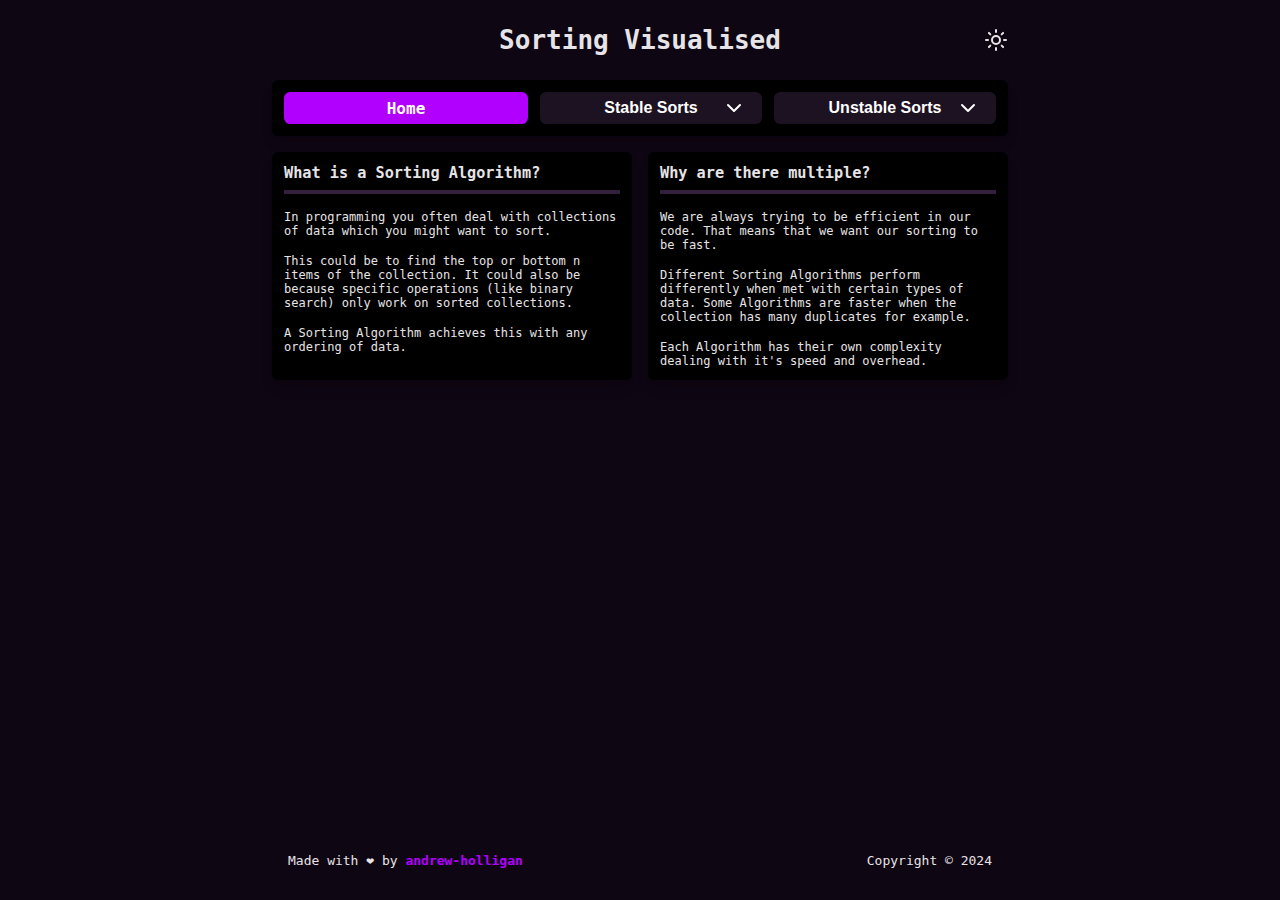
<file: index.html>
<!DOCTYPE html>

<html lang="en">
	<head>
		<!-- meta -->
		<meta charset="utf-8" />
		<meta name="viewport" content="width=device-width, initial-scale=1" />
		<meta name="author" content="Andrew Holligan" />
		<meta name="description" content="Provides a visual representation of Sorting Algorithms" />

		<!-- favicon -->
		<link rel="apple-touch-icon" sizes="180x180" href="/assets/favicon/apple-touch-icon.png" />
		<link rel="icon" type="image/png" sizes="32x32" href="/assets/favicon/favicon-32x32.png" />
		<link rel="icon" type="image/png" sizes="16x16" href="/assets/favicon/favicon-16x16.png" />
		<link rel="manifest" href="/assets/favicon/site.webmanifest" />

		<!-- title -->
		<title>Sorting Visualised - Welcome</title>

		<!-- css -->
		<link rel="stylesheet" href="./css/base/variables.css" />
		<link rel="stylesheet" href="./css/base/header.css" />
		<link rel="stylesheet" href="./css/base/nav.css" />
		<link rel="stylesheet" href="./css/base/main.css" />
		<link rel="stylesheet" href="./css/base/footer.css" />
		<link rel="stylesheet" href="./css/home/info.css" />

		<!-- js -->
		<script type="module" src="./js/base/svg.js"></script>
		<script type="module" src="./js/base/nav.js"></script>
		<script type="module" src="./js/base/theme.js"></script>
	</head>

	<body>
		<!-- header -->
		<header class="header">
			<div></div>
			<h1>Sorting Visualised</h1>
			<button id="theme-button" class="icon"></button>
		</header>

		<!-- navbar -->
		<nav class="navbar">
			<!-- home link -->
			<a href="./" class="navbar-active-link">Home</a>

			<!-- stable sorts links -->
			<div class="navbar-dropdown">
				<button class="navbar-dropdown-button">
					<div></div>
					<span>Stable Sorts</span>
					<div data-embed-svg="chevron-down.svg" class="icon"></div>
				</button>

				<div class="navbar-dropdown-menu">
					<a href="./bubble-sort.html">Bubble Sort</a>
					<a href="./insertion-sort.html">Insertion Sort</a>
					<a href="./merge-sort.html">Merge Sort</a>
					<a href="./radix-sort.html">Radix Sort</a>
				</div>
			</div>

			<!-- unstable sorts links -->
			<div class="navbar-dropdown">
				<button class="navbar-dropdown-button">
					<div></div>
					<span>Unstable Sorts</span>
					<div data-embed-svg="chevron-down.svg" class="icon"></div>
				</button>

				<div class="navbar-dropdown-menu">
					<a href="./selection-sort.html">Selection Sort</a>
					<a href="./shell-sort.html">Shell Sort</a>
					<a href="./quick-sort.html">Quick Sort</a>
					<a href="./heap-sort.html">Heap Sort</a>
				</div>
			</div>
		</nav>

		<!-- main -->
		<main class="main">
			<!-- welcome section -->
			<section class="welcome-section">
				<!-- what is a sorting algorithm? -->
				<article class="welcome-container">
					<h3>What is a Sorting Algorithm?</h3>
					<p>
						In programming you often deal with collections of data
						which you might want to sort.
					</p>
					<p>
						This could be to find the top or bottom n items of the
						collection. It could also be because specific operations
						(like binary search) only work on sorted collections.
					</p>
					<p>
						A Sorting Algorithm achieves this with any ordering of
						data.
					</p>
				</article>

				<!-- why are there multiple -->
				<article class="welcome-container">
					<h3>Why are there multiple?</h3>
					<p>
						We are always trying to be efficient in our code. That
						means that we want our sorting to be fast.
					</p>
					<p>
						Different Sorting Algorithms perform differently when
						met with certain types of data. Some Algorithms are
						faster when the collection has many duplicates for
						example.
					</p>
					<p>
						Each Algorithm has their own complexity dealing with
						it's speed and overhead.
					</p>
				</article>
			</section>
		</main>

		<!-- footer -->
		<footer class="footer">
			<div class="footer-left">
				Made with ❤ by
				<a href="https://github.com/andrew-holligan" class="footer-link">andrew-holligan</a>
			</div>
			<div class="footer-right">Copyright &copy 2024</div>
		</footer>
	</body>
</html>
</file>
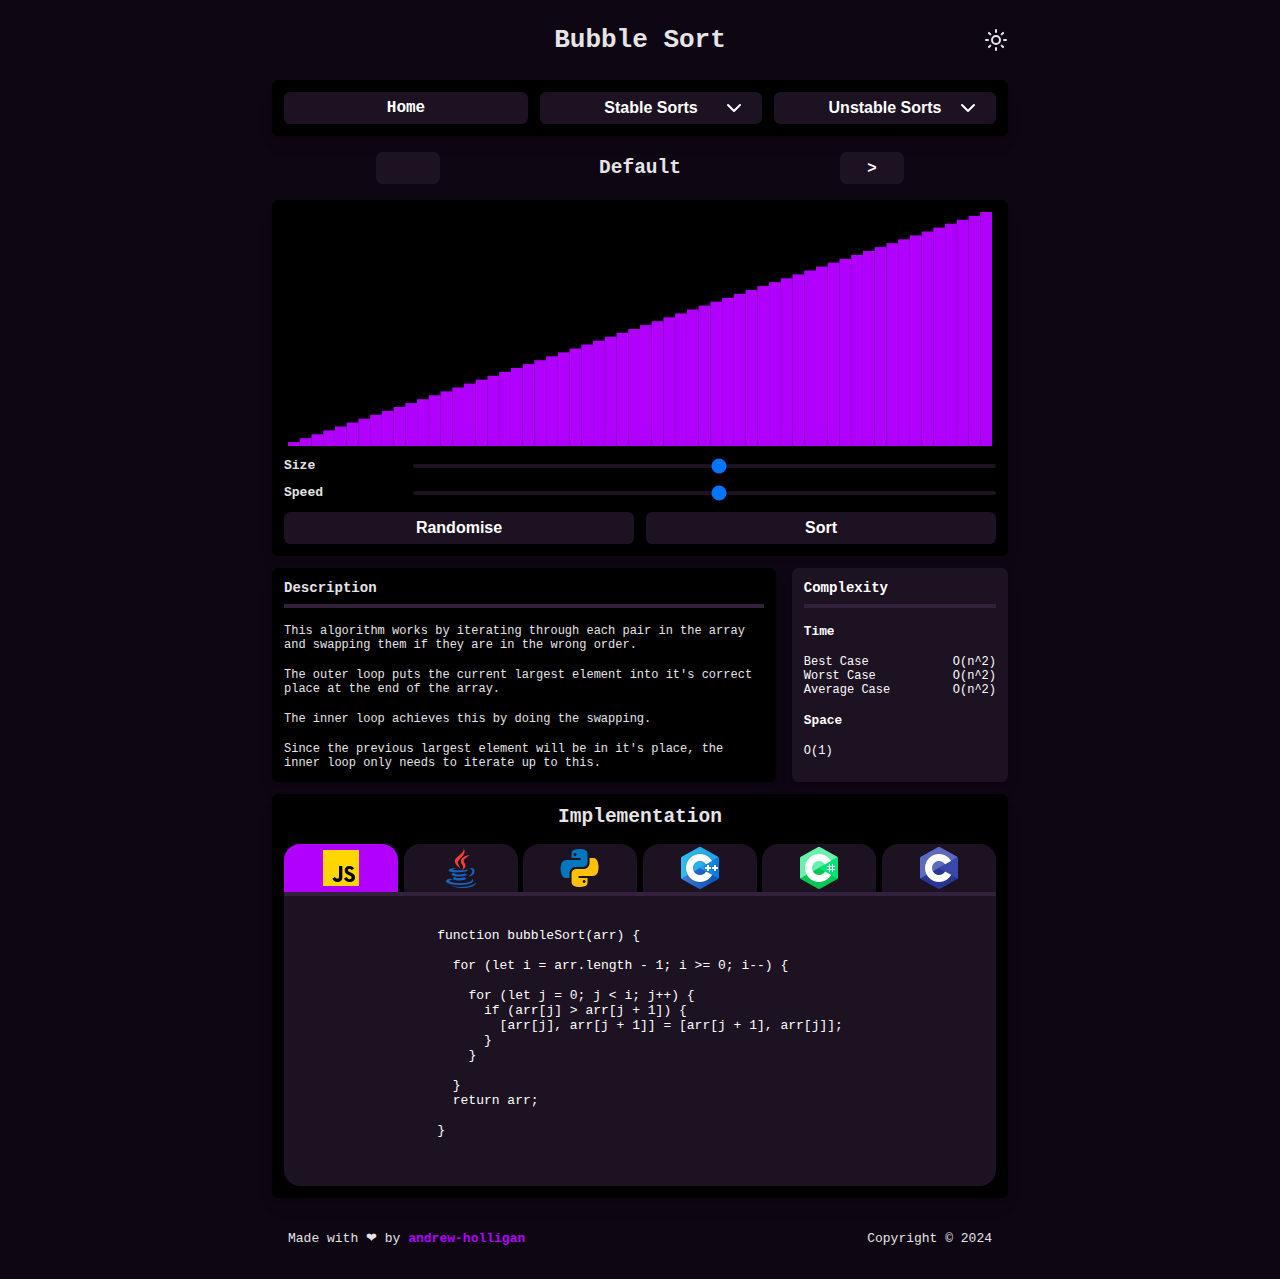
<file: bubble-sort.html>
<!DOCTYPE html>

<html lang="en">
	<head>
		<!-- meta -->
		<meta charset="utf-8" />
		<meta name="viewport" content="width=device-width, initial-scale=1" />
		<meta name="author" content="Andrew Holligan" />
		<meta name="description" content="Provides a visual representation of Sorting Algorithms" />

		<!-- favicon -->
		<link rel="apple-touch-icon" sizes="180x180" href="/assets/favicon/apple-touch-icon.png" />
		<link rel="icon" type="image/png" sizes="32x32" href="/assets/favicon/favicon-32x32.png" />
		<link rel="icon" type="image/png" sizes="16x16" href="/assets/favicon/favicon-16x16.png" />
		<link rel="manifest" href="/assets/favicon/site.webmanifest" />

		<!-- title -->
		<title>Sorting Visualised - Bubble Sort</title>

		<!-- css -->
		<link rel="stylesheet" href="./css/base/variables.css" />
		<link rel="stylesheet" href="./css/base/header.css" />
		<link rel="stylesheet" href="./css/base/nav.css" />
		<link rel="stylesheet" href="./css/base/main.css" />
		<link rel="stylesheet" href="./css/base/footer.css" />
		<link rel="stylesheet" href="./css/algorithm/switcher.css" />
		<link rel="stylesheet" href="./css/algorithm/animation.css" />
		<link rel="stylesheet" href="./css/algorithm/code-display.css" />
		<link rel="stylesheet" href="./css/algorithm/info.css" />

		<!-- js -->
		<script type="module" src="./js/base/svg.js"></script>
		<script type="module" src="./js/base/nav.js"></script>
		<script type="module" src="./js/base/theme.js"></script>
		<script type="module" src="./js/page/bubble-sort/index.js"></script>
	</head>

  	<body>
		<!-- header -->
		<header class="header">
			<div></div>
			<h1>Bubble Sort</h1>
			<button id="theme-button" class="icon"></button>
		</header>

    	<!-- navbar -->
		<nav class="navbar">
			<!-- home link -->
			<a href="./">Home</a>

			<!-- stable sorts links -->
			<div class="navbar-dropdown">
				<button class="navbar-dropdown-button">
					<div></div>
					<span>Stable Sorts</span>
					<div data-embed-svg="chevron-down.svg" class="icon"></div>
				</button>

				<div class="navbar-dropdown-menu">
					<a href="./bubble-sort.html" class="navbar-active-link">Bubble Sort</a>
					<a href="./insertion-sort.html">Insertion Sort</a>
					<a href="./merge-sort.html">Merge Sort</a>
					<a href="./radix-sort.html">Radix Sort</a>
				</div>
			</div>

			<!-- unstable sorts links -->
			<div class="navbar-dropdown">
				<button class="navbar-dropdown-button">
					<div></div>
					<span>Unstable Sorts</span>
					<div data-embed-svg="chevron-down.svg" class="icon"></div>
				</button>

				<div class="navbar-dropdown-menu">
					<a href="./selection-sort.html">Selection Sort</a>
					<a href="./shell-sort.html">Shell Sort</a>
					<a href="./quick-sort.html">Quick Sort</a>
					<a href="./heap-sort.html">Heap Sort</a>
				</div>
			</div>
		</nav>

		<!-- sub page switcher -->
		<nav class="subpage-switcher">
			<button id="subpage-switcher-button-left"></button>
			<h2 id="subpage-name"></h2>
			<button id="subpage-switcher-button-right"></button>
		</nav>

    	<main class="main">
      		<!-- sorting animation -->
			<section class="animation-section">
				<canvas id="canvas"></canvas>

				<div class="canvas-sliders">
					<span>Size</span>
					<input
						type="range"
						min="1"
						max="20"
						step="1"
						id="input-slider-size"
						class="canvas-slider"
					/>
				</div>

				<div class="canvas-sliders">
					<span>Speed</span>
					<input
						type="range"
						min="1"
						max="20"
						step="1"
						id="input-slider-speed"
						class="canvas-slider"
					/>
				</div>

				<div class="canvas-buttons">
					<button class="canvas-button" id="input-button-randomise">
						Randomise
					</button>
					<button class="canvas-button" id="input-button-sort">
						Sort
					</button>
				</div>
			</section>

      		<!-- sorting info -->
      		<section class="info-section">
				<!-- description -->
        		<article id="info-description">
          			<h3>Description</h3>
				</article>

        		<!-- complexity -->
        		<article class="info-complexities">
          			<h3>Complexity</h3>

          			<h5>Time</h5>
          			<div class="info-complexities-time">
            			<ul class="time-cases">
              				<li>Best Case</li>
              				<li>Worst Case</li>
              				<li>Average Case</li>
            			</ul>
            			<ul id="time-values"></ul>
          			</div>
					
          			<h5>Space</h5>
					<div class="info-complexities-space">
          				<ul id="space-values"></ul>
					</div>
				</article>
      		</section>

      		<!-- sorting implementation -->
      		<section class="code-section">
        		<h2>Implementation</h2>
				<div class="code-buttons">
					<button id="code-button-javascript" class="code-button"></button>
					<button id="code-button-java" class="code-button"></button>
					<button id="code-button-python" class="code-button"></button>
					<button id="code-button-cpp" class="code-button"></button>
					<button id="code-button-csharp" class="code-button"></button>
					<button id="code-button-c" class="code-button"></button>
				</div>
        		<pre><code id="code-display"></code></pre>
      		</section>
    	</main>

		<!-- footer -->
		<footer class="footer">
			<div class="footer-left">
				Made with ❤ by
				<a href="https://github.com/andrew-holligan" class="footer-link">andrew-holligan</a>
			</div>
			<div class="footer-right">Copyright &copy 2024</div>
		</footer>
  	</body>
</html>
</file>
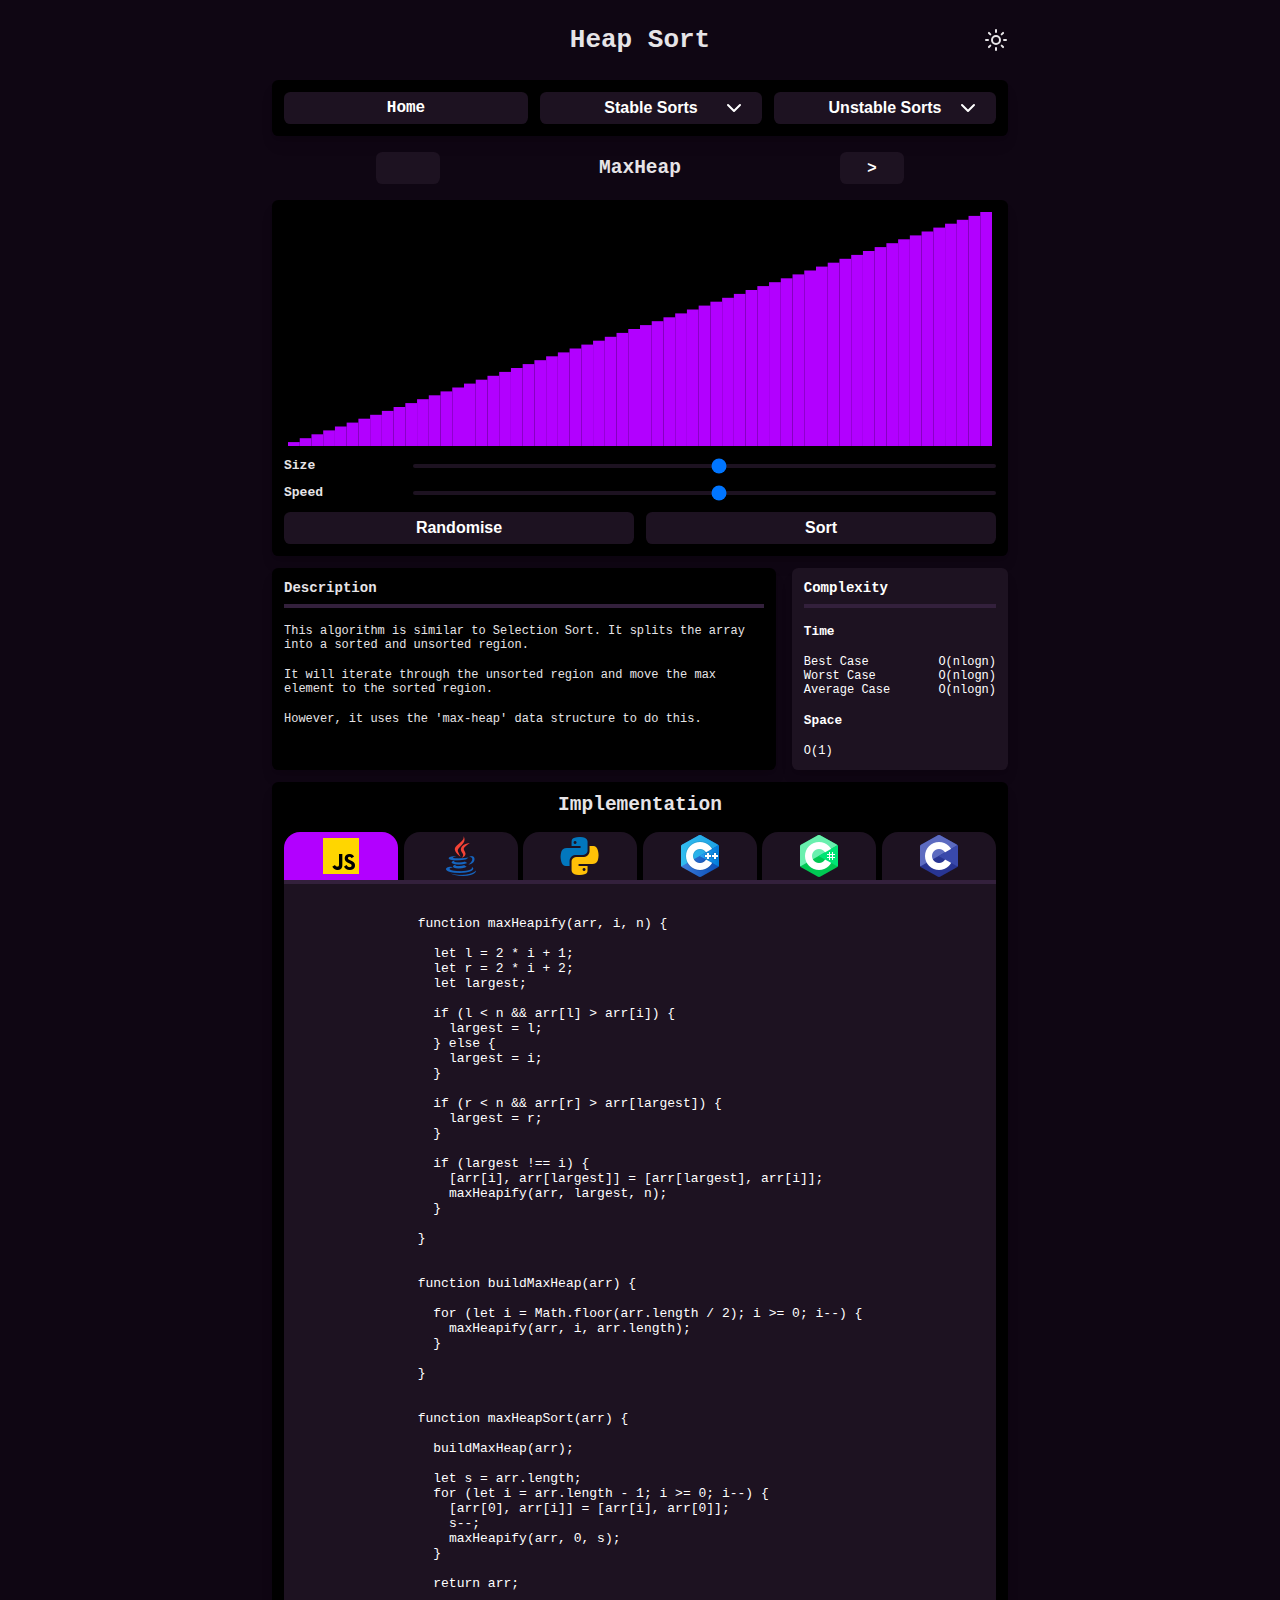
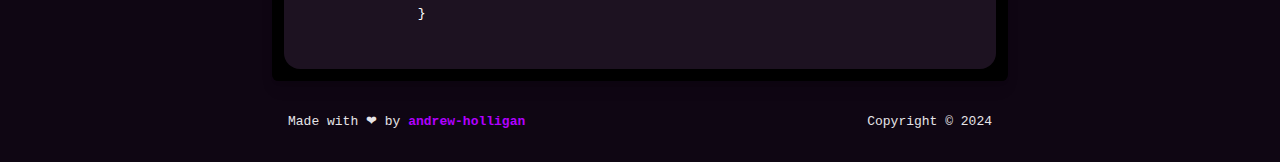
<file: heap-sort.html>
<!DOCTYPE html>

<html lang="en">
	<head>
		<!-- meta -->
		<meta charset="utf-8" />
		<meta name="viewport" content="width=device-width, initial-scale=1" />
		<meta name="author" content="Andrew Holligan" />
		<meta name="description" content="Provides a visual representation of Sorting Algorithms" />

		<!-- favicon -->
		<link rel="apple-touch-icon" sizes="180x180" href="/assets/favicon/apple-touch-icon.png" />
		<link rel="icon" type="image/png" sizes="32x32" href="/assets/favicon/favicon-32x32.png" />
		<link rel="icon" type="image/png" sizes="16x16" href="/assets/favicon/favicon-16x16.png" />
		<link rel="manifest" href="/assets/favicon/site.webmanifest" />

		<!-- title -->
		<title>Sorting Visualised - Heap Sort</title>

		<!-- css -->
		<link rel="stylesheet" href="./css/base/variables.css" />
		<link rel="stylesheet" href="./css/base/header.css" />
		<link rel="stylesheet" href="./css/base/nav.css" />
		<link rel="stylesheet" href="./css/base/main.css" />
		<link rel="stylesheet" href="./css/base/footer.css" />
		<link rel="stylesheet" href="./css/algorithm/switcher.css" />
		<link rel="stylesheet" href="./css/algorithm/animation.css" />
		<link rel="stylesheet" href="./css/algorithm/code-display.css" />
		<link rel="stylesheet" href="./css/algorithm/info.css" />

		<!-- js -->
		<script type="module" src="./js/base/svg.js"></script>
		<script type="module" src="./js/base/nav.js"></script>
		<script type="module" src="./js/base/theme.js"></script>
		<script type="module" src="./js/page/heap-sort/index.js"></script>
	</head>

  	<body>
		<!-- header -->
		<header class="header">
			<div></div>
			<h1>Heap Sort</h1>
			<button id="theme-button" class="icon"></button>
		</header>

    	<!-- navbar -->
		<nav class="navbar">
			<!-- home link -->
			<a href="./">Home</a>

			<!-- stable sorts links -->
			<div class="navbar-dropdown">
				<button class="navbar-dropdown-button">
					<div></div>
					<span>Stable Sorts</span>
					<div data-embed-svg="chevron-down.svg" class="icon"></div>
				</button>

				<div class="navbar-dropdown-menu">
					<a href="./bubble-sort.html">Bubble Sort</a>
					<a href="./insertion-sort.html">Insertion Sort</a>
					<a href="./merge-sort.html">Merge Sort</a>
					<a href="./radix-sort.html">Radix Sort</a>
				</div>
			</div>

			<!-- unstable sorts links -->
			<div class="navbar-dropdown">
				<button class="navbar-dropdown-button">
					<div></div>
					<span>Unstable Sorts</span>
					<div data-embed-svg="chevron-down.svg" class="icon"></div>
				</button>

				<div class="navbar-dropdown-menu">
					<a href="./selection-sort.html">Selection Sort</a>
					<a href="./shell-sort.html">Shell Sort</a>
					<a href="./quick-sort.html">Quick Sort</a>
					<a href="./heap-sort.html" class="navbar-active-link">Heap Sort</a>
				</div>
			</div>
		</nav>

		<!-- sub page switcher -->
		<nav class="subpage-switcher">
			<button id="subpage-switcher-button-left"></button>
			<h2 id="subpage-name"></h2>
			<button id="subpage-switcher-button-right"></button>
		</nav>

    	<main class="main">
      		<!-- sorting animation -->
			<section class="animation-section">
				<canvas id="canvas"></canvas>

				<div class="canvas-sliders">
					<span>Size</span>
					<input
						type="range"
						min="1"
						max="20"
						step="1"
						id="input-slider-size"
						class="canvas-slider"
					/>
				</div>

				<div class="canvas-sliders">
					<span>Speed</span>
					<input
						type="range"
						min="1"
						max="20"
						step="1"
						id="input-slider-speed"
						class="canvas-slider"
					/>
				</div>

				<div class="canvas-buttons">
					<button class="canvas-button" id="input-button-randomise">
						Randomise
					</button>
					<button class="canvas-button" id="input-button-sort">
						Sort
					</button>
				</div>
			</section>

      		<!-- sorting info -->
      		<section class="info-section">
				<!-- description -->
        		<article id="info-description">
          			<h3>Description</h3>
				</article>

        		<!-- complexity -->
        		<article class="info-complexities">
          			<h3>Complexity</h3>

          			<h5>Time</h5>
          			<div class="info-complexities-time">
            			<ul class="time-cases">
              				<li>Best Case</li>
              				<li>Worst Case</li>
              				<li>Average Case</li>
            			</ul>
            			<ul id="time-values"></ul>
          			</div>
					
          			<h5>Space</h5>
					<div class="info-complexities-space">
          				<ul id="space-values"></ul>
					</div>
				</article>
      		</section>

      		<!-- sorting implementation -->
      		<section class="code-section">
        		<h2>Implementation</h2>
				<div class="code-buttons">
					<button id="code-button-javascript" class="code-button"></button>
					<button id="code-button-java" class="code-button"></button>
					<button id="code-button-python" class="code-button"></button>
					<button id="code-button-cpp" class="code-button"></button>
					<button id="code-button-csharp" class="code-button"></button>
					<button id="code-button-c" class="code-button"></button>
				</div>
        		<pre><code id="code-display"></code></pre>
      		</section>
    	</main>

		<!-- footer -->
		<footer class="footer">
			<div class="footer-left">
				Made with ❤ by
				<a href="https://github.com/andrew-holligan" class="footer-link">andrew-holligan</a>
			</div>
			<div class="footer-right">Copyright &copy 2024</div>
		</footer>
  	</body>
</html>
</file>
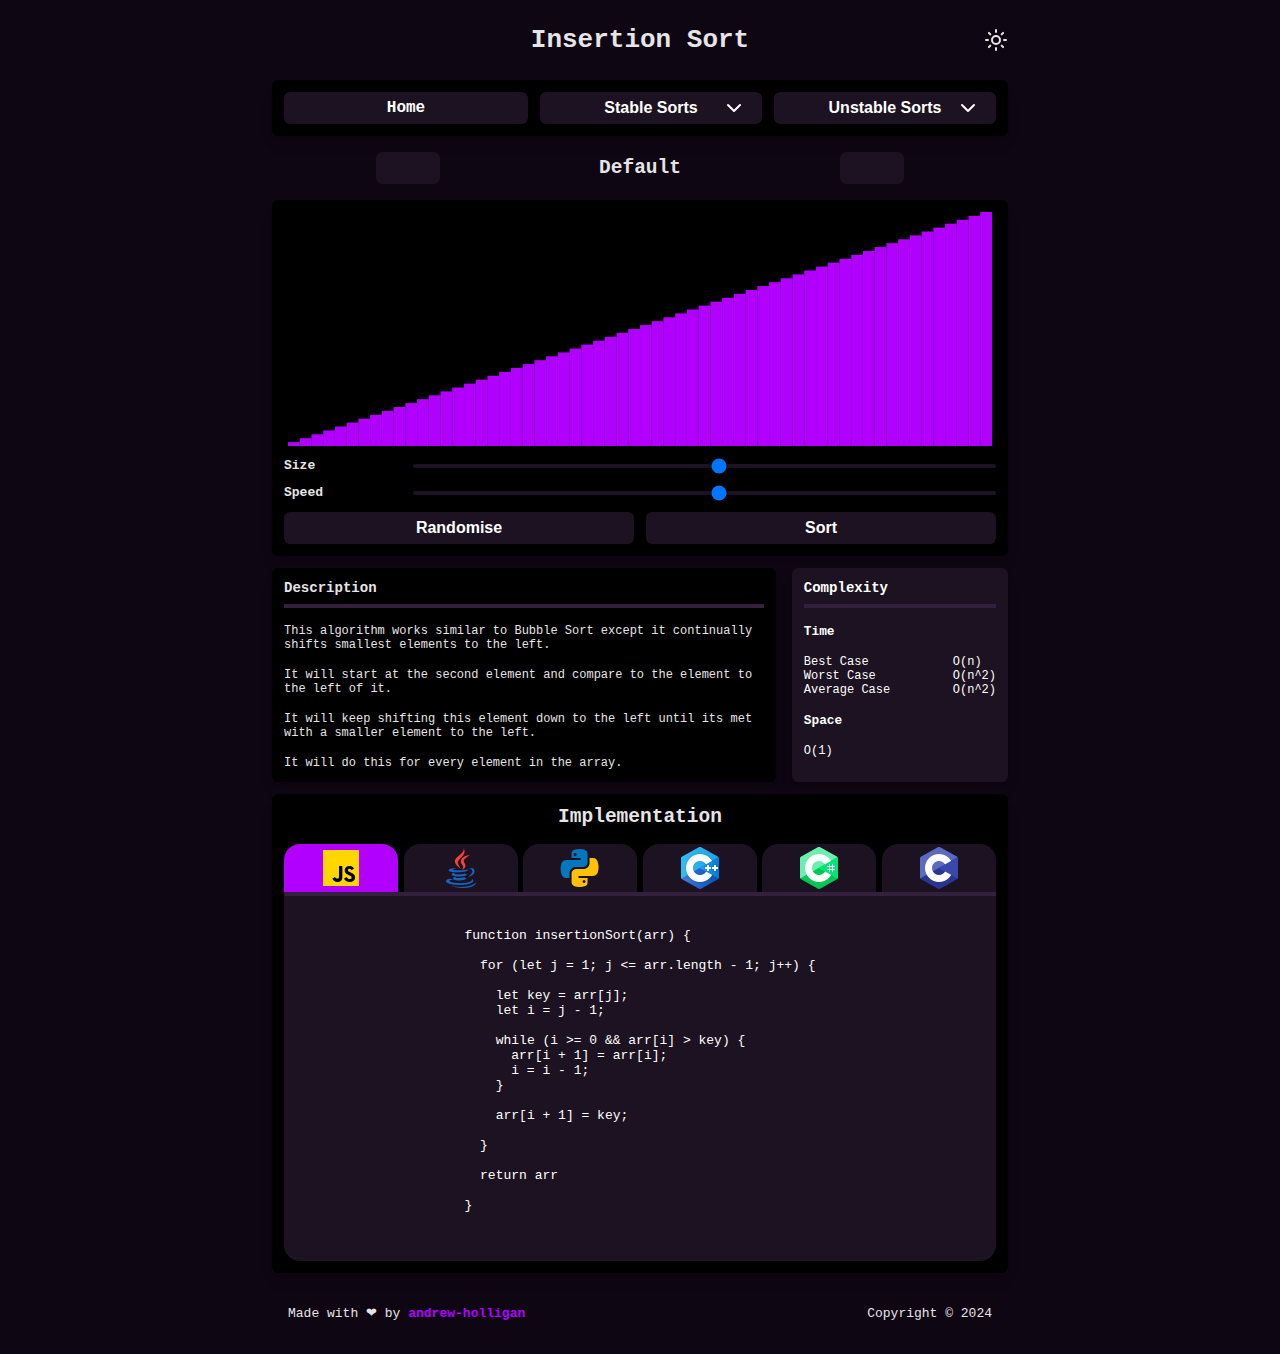
<file: insertion-sort.html>
<!DOCTYPE html>

<html lang="en">
	<head>
		<!-- meta -->
		<meta charset="utf-8" />
		<meta name="viewport" content="width=device-width, initial-scale=1" />
		<meta name="author" content="Andrew Holligan" />
		<meta name="description" content="Provides a visual representation of Sorting Algorithms" />

		<!-- favicon -->
		<link rel="apple-touch-icon" sizes="180x180" href="/assets/favicon/apple-touch-icon.png" />
		<link rel="icon" type="image/png" sizes="32x32" href="/assets/favicon/favicon-32x32.png" />
		<link rel="icon" type="image/png" sizes="16x16" href="/assets/favicon/favicon-16x16.png" />
		<link rel="manifest" href="/assets/favicon/site.webmanifest" />

		<!-- title -->
		<title>Sorting Visualised - Insertion Sort</title>

		<!-- css -->
		<link rel="stylesheet" href="./css/base/variables.css" />
		<link rel="stylesheet" href="./css/base/header.css" />
		<link rel="stylesheet" href="./css/base/nav.css" />
		<link rel="stylesheet" href="./css/base/main.css" />
		<link rel="stylesheet" href="./css/base/footer.css" />
		<link rel="stylesheet" href="./css/algorithm/switcher.css" />
		<link rel="stylesheet" href="./css/algorithm/animation.css" />
		<link rel="stylesheet" href="./css/algorithm/code-display.css" />
		<link rel="stylesheet" href="./css/algorithm/info.css" />

		<!-- js -->
		<script type="module" src="./js/base/svg.js"></script>
		<script type="module" src="./js/base/nav.js"></script>
		<script type="module" src="./js/base/theme.js"></script>
		<script type="module" src="./js/page/insertion-sort/index.js"></script>
	</head>

  	<body>
		<!-- header -->
		<header class="header">
			<div></div>
			<h1>Insertion Sort</h1>
			<button id="theme-button" class="icon"></button>
		</header>

    	<!-- navbar -->
		<nav class="navbar">
			<!-- home link -->
			<a href="./">Home</a>

			<!-- stable sorts links -->
			<div class="navbar-dropdown">
				<button class="navbar-dropdown-button">
					<div></div>
					<span>Stable Sorts</span>
					<div data-embed-svg="chevron-down.svg" class="icon"></div>
				</button>

				<div class="navbar-dropdown-menu">
					<a href="./bubble-sort.html">Bubble Sort</a>
					<a href="./insertion-sort.html" class="navbar-active-link">Insertion Sort</a>
					<a href="./merge-sort.html">Merge Sort</a>
					<a href="./radix-sort.html">Radix Sort</a>
				</div>
			</div>

			<!-- unstable sorts links -->
			<div class="navbar-dropdown">
				<button class="navbar-dropdown-button">
					<div></div>
					<span>Unstable Sorts</span>
					<div data-embed-svg="chevron-down.svg" class="icon"></div>
				</button>

				<div class="navbar-dropdown-menu">
					<a href="./selection-sort.html">Selection Sort</a>
					<a href="./shell-sort.html">Shell Sort</a>
					<a href="./quick-sort.html">Quick Sort</a>
					<a href="./heap-sort.html">Heap Sort</a>
				</div>
			</div>
		</nav>

		<!-- sub page switcher -->
		<nav class="subpage-switcher">
			<button id="subpage-switcher-button-left"></button>
			<h2 id="subpage-name"></h2>
			<button id="subpage-switcher-button-right"></button>
		</nav>

    	<main class="main">
      		<!-- sorting animation -->
			<section class="animation-section">
				<canvas id="canvas"></canvas>

				<div class="canvas-sliders">
					<span>Size</span>
					<input
						type="range"
						min="1"
						max="20"
						step="1"
						id="input-slider-size"
						class="canvas-slider"
					/>
				</div>

				<div class="canvas-sliders">
					<span>Speed</span>
					<input
						type="range"
						min="1"
						max="20"
						step="1"
						id="input-slider-speed"
						class="canvas-slider"
					/>
				</div>

				<div class="canvas-buttons">
					<button class="canvas-button" id="input-button-randomise">
						Randomise
					</button>
					<button class="canvas-button" id="input-button-sort">
						Sort
					</button>
				</div>
			</section>

      		<!-- sorting info -->
      		<section class="info-section">
				<!-- description -->
        		<article id="info-description">
          			<h3>Description</h3>
				</article>

        		<!-- complexity -->
        		<article class="info-complexities">
          			<h3>Complexity</h3>

          			<h5>Time</h5>
          			<div class="info-complexities-time">
            			<ul class="time-cases">
              				<li>Best Case</li>
              				<li>Worst Case</li>
              				<li>Average Case</li>
            			</ul>
            			<ul id="time-values"></ul>
          			</div>
					
          			<h5>Space</h5>
					<div class="info-complexities-space">
          				<ul id="space-values"></ul>
					</div>
				</article>
      		</section>

      		<!-- sorting implementation -->
      		<section class="code-section">
        		<h2>Implementation</h2>
				<div class="code-buttons">
					<button id="code-button-javascript" class="code-button"></button>
					<button id="code-button-java" class="code-button"></button>
					<button id="code-button-python" class="code-button"></button>
					<button id="code-button-cpp" class="code-button"></button>
					<button id="code-button-csharp" class="code-button"></button>
					<button id="code-button-c" class="code-button"></button>
				</div>
        		<pre><code id="code-display"></code></pre>
      		</section>
    	</main>

		<!-- footer -->
		<footer class="footer">
			<div class="footer-left">
				Made with ❤ by
				<a href="https://github.com/andrew-holligan" class="footer-link">andrew-holligan</a>
			</div>
			<div class="footer-right">Copyright &copy 2024</div>
		</footer>
  	</body>
</html>
</file>
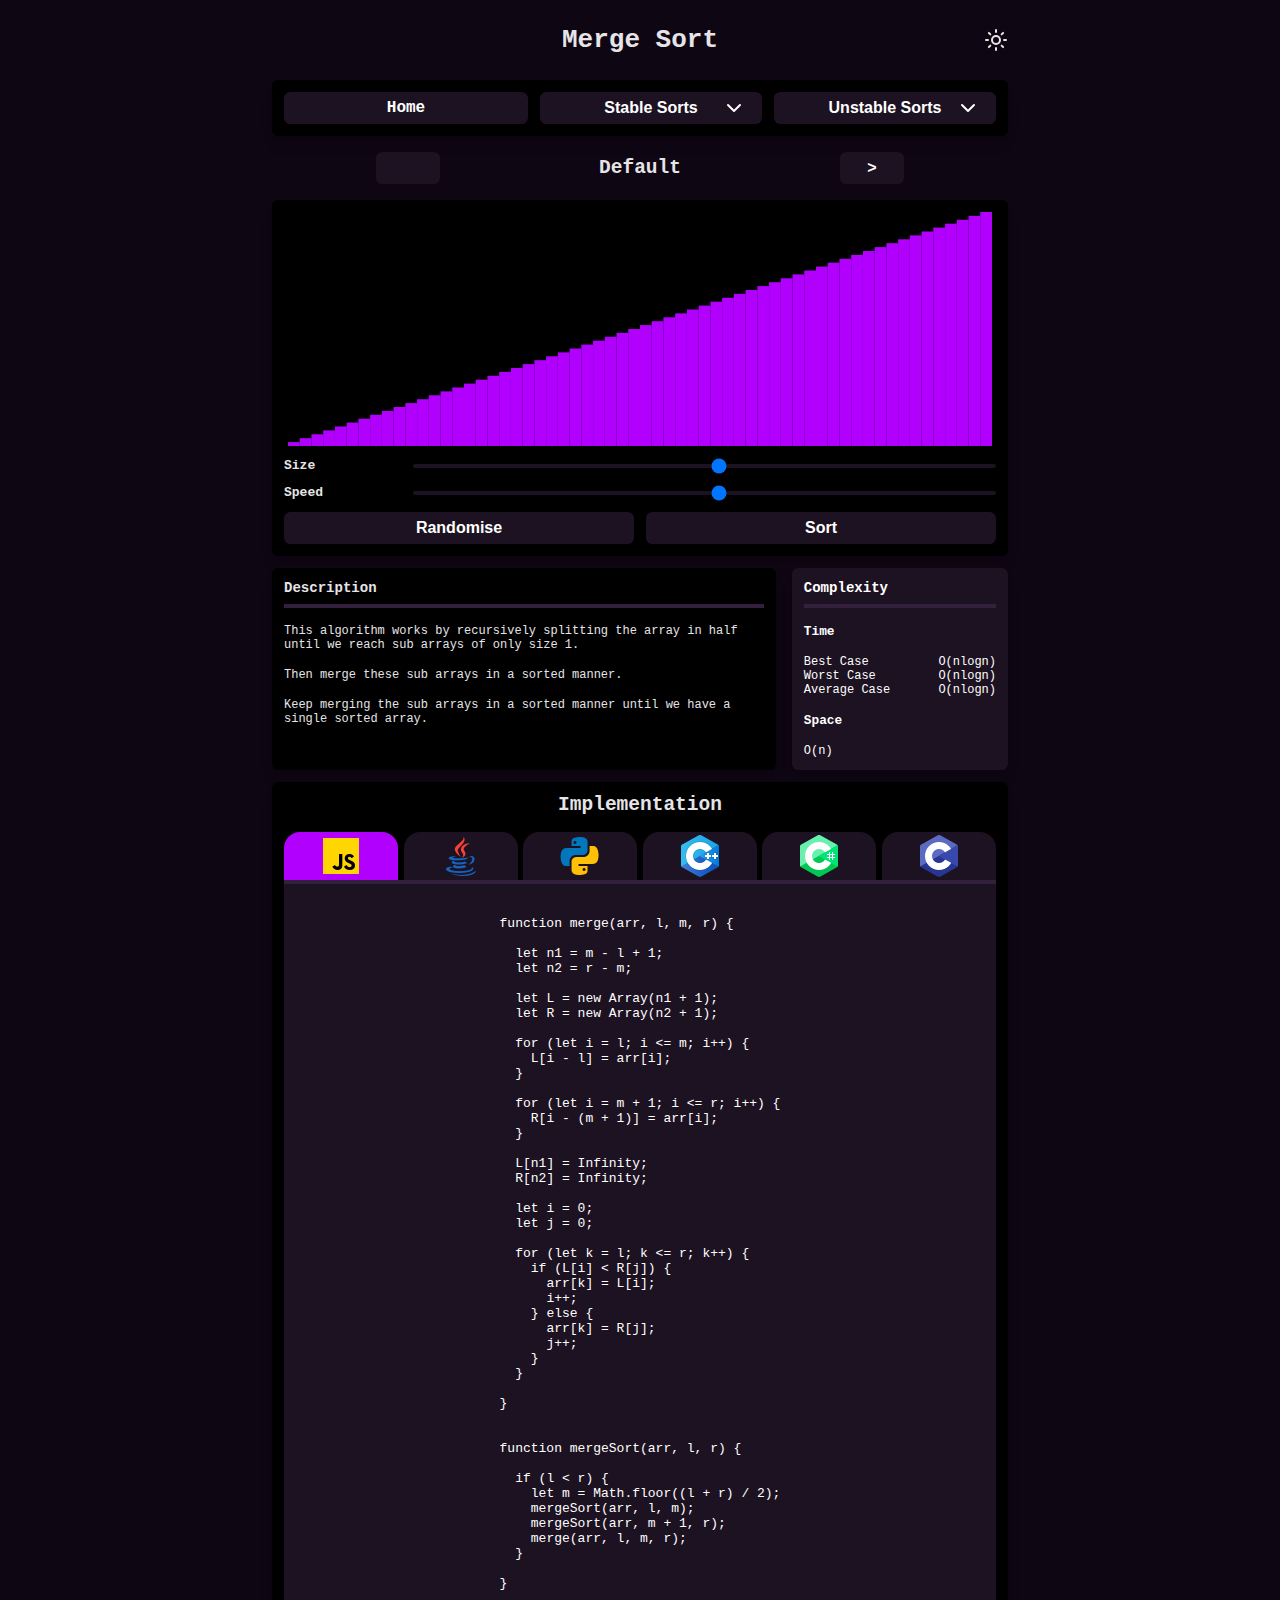
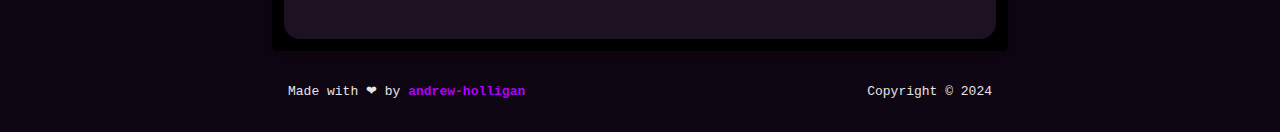
<file: merge-sort.html>
<!DOCTYPE html>

<html lang="en">
	<head>
		<!-- meta -->
		<meta charset="utf-8" />
		<meta name="viewport" content="width=device-width, initial-scale=1" />
		<meta name="author" content="Andrew Holligan" />
		<meta name="description" content="Provides a visual representation of Sorting Algorithms" />

		<!-- favicon -->
		<link rel="apple-touch-icon" sizes="180x180" href="/assets/favicon/apple-touch-icon.png" />
		<link rel="icon" type="image/png" sizes="32x32" href="/assets/favicon/favicon-32x32.png" />
		<link rel="icon" type="image/png" sizes="16x16" href="/assets/favicon/favicon-16x16.png" />
		<link rel="manifest" href="/assets/favicon/site.webmanifest" />

		<!-- title -->
		<title>Sorting Visualised - Merge Sort</title>

		<!-- css -->
		<link rel="stylesheet" href="./css/base/variables.css" />
		<link rel="stylesheet" href="./css/base/header.css" />
		<link rel="stylesheet" href="./css/base/nav.css" />
		<link rel="stylesheet" href="./css/base/main.css" />
		<link rel="stylesheet" href="./css/base/footer.css" />
		<link rel="stylesheet" href="./css/algorithm/switcher.css" />
		<link rel="stylesheet" href="./css/algorithm/animation.css" />
		<link rel="stylesheet" href="./css/algorithm/code-display.css" />
		<link rel="stylesheet" href="./css/algorithm/info.css" />

		<!-- js -->
		<script type="module" src="./js/base/svg.js"></script>
		<script type="module" src="./js/base/nav.js"></script>
		<script type="module" src="./js/base/theme.js"></script>
		<script type="module" src="./js/page/merge-sort/index.js"></script>
	</head>

  	<body>
		<!-- header -->
		<header class="header">
			<div></div>
			<h1>Merge Sort</h1>
			<button id="theme-button" class="icon"></button>
		</header>

    	<!-- navbar -->
		<nav class="navbar">
			<!-- home link -->
			<a href="./">Home</a>

			<!-- stable sorts links -->
			<div class="navbar-dropdown">
				<button class="navbar-dropdown-button">
					<div></div>
					<span>Stable Sorts</span>
					<div data-embed-svg="chevron-down.svg" class="icon"></div>
				</button>

				<div class="navbar-dropdown-menu">
					<a href="./bubble-sort.html">Bubble Sort</a>
					<a href="./insertion-sort.html">Insertion Sort</a>
					<a href="./merge-sort.html" class="navbar-active-link">Merge Sort</a>
					<a href="./radix-sort.html">Radix Sort</a>
				</div>
			</div>

			<!-- unstable sorts links -->
			<div class="navbar-dropdown">
				<button class="navbar-dropdown-button">
					<div></div>
					<span>Unstable Sorts</span>
					<div data-embed-svg="chevron-down.svg" class="icon"></div>
				</button>

				<div class="navbar-dropdown-menu">
					<a href="./selection-sort.html">Selection Sort</a>
					<a href="./shell-sort.html">Shell Sort</a>
					<a href="./quick-sort.html">Quick Sort</a>
					<a href="./heap-sort.html">Heap Sort</a>
				</div>
			</div>
		</nav>

		<!-- sub page switcher -->
		<nav class="subpage-switcher">
			<button id="subpage-switcher-button-left"></button>
			<h2 id="subpage-name"></h2>
			<button id="subpage-switcher-button-right"></button>
		</nav>

    	<main class="main">
      		<!-- sorting animation -->
			<section class="animation-section">
				<canvas id="canvas"></canvas>

				<div class="canvas-sliders">
					<span>Size</span>
					<input
						type="range"
						min="1"
						max="20"
						step="1"
						id="input-slider-size"
						class="canvas-slider"
					/>
				</div>

				<div class="canvas-sliders">
					<span>Speed</span>
					<input
						type="range"
						min="1"
						max="20"
						step="1"
						id="input-slider-speed"
						class="canvas-slider"
					/>
				</div>

				<div class="canvas-buttons">
					<button class="canvas-button" id="input-button-randomise">
						Randomise
					</button>
					<button class="canvas-button" id="input-button-sort">
						Sort
					</button>
				</div>
			</section>

      		<!-- sorting info -->
      		<section class="info-section">
				<!-- description -->
        		<article id="info-description">
          			<h3>Description</h3>
				</article>

        		<!-- complexity -->
        		<article class="info-complexities">
          			<h3>Complexity</h3>

          			<h5>Time</h5>
          			<div class="info-complexities-time">
            			<ul class="time-cases">
              				<li>Best Case</li>
              				<li>Worst Case</li>
              				<li>Average Case</li>
            			</ul>
            			<ul id="time-values"></ul>
          			</div>
					
          			<h5>Space</h5>
					<div class="info-complexities-space">
          				<ul id="space-values"></ul>
					</div>
				</article>
      		</section>

      		<!-- sorting implementation -->
      		<section class="code-section">
        		<h2>Implementation</h2>
				<div class="code-buttons">
					<button id="code-button-javascript" class="code-button"></button>
					<button id="code-button-java" class="code-button"></button>
					<button id="code-button-python" class="code-button"></button>
					<button id="code-button-cpp" class="code-button"></button>
					<button id="code-button-csharp" class="code-button"></button>
					<button id="code-button-c" class="code-button"></button>
				</div>
        		<pre><code id="code-display"></code></pre>
      		</section>
    	</main>

		<!-- footer -->
		<footer class="footer">
			<div class="footer-left">
				Made with ❤ by
				<a href="https://github.com/andrew-holligan" class="footer-link">andrew-holligan</a>
			</div>
			<div class="footer-right">Copyright &copy 2024</div>
		</footer>
  	</body>
</html>
</file>
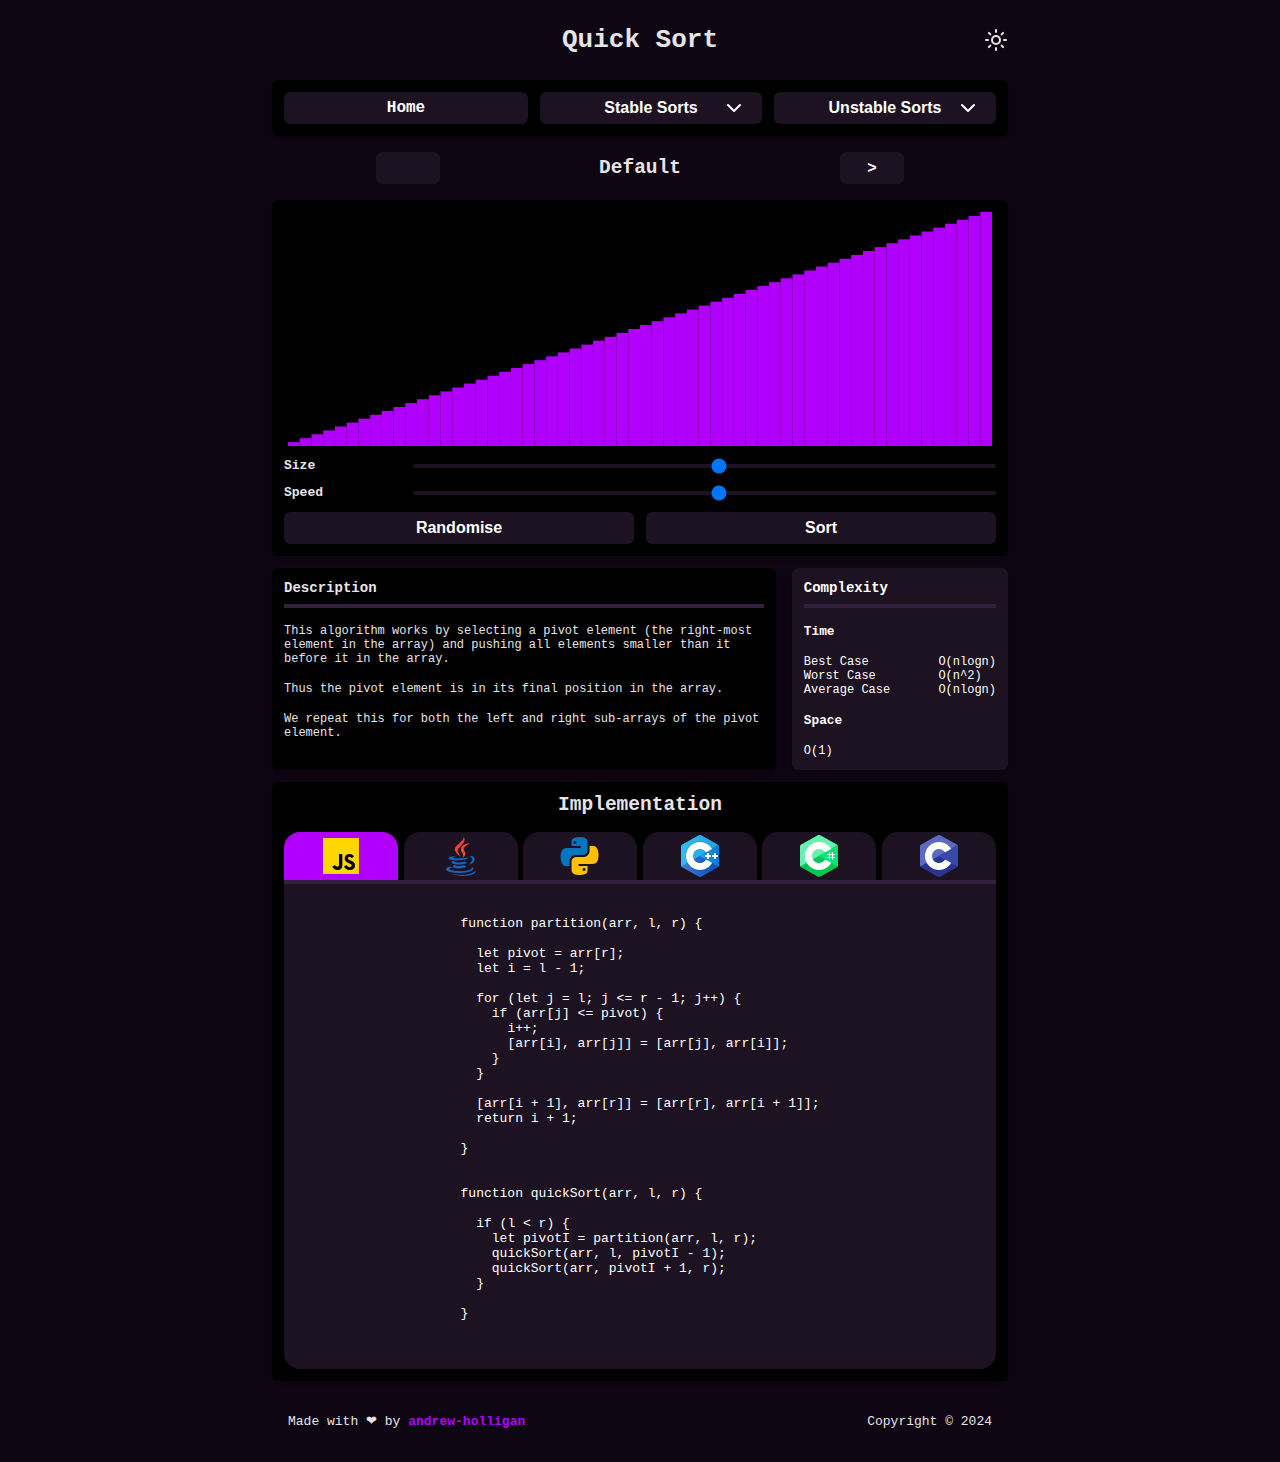
<file: quick-sort.html>
<!DOCTYPE html>

<html lang="en">
	<head>
		<!-- meta -->
		<meta charset="utf-8" />
		<meta name="viewport" content="width=device-width, initial-scale=1" />
		<meta name="author" content="Andrew Holligan" />
		<meta name="description" content="Provides a visual representation of Sorting Algorithms" />

		<!-- favicon -->
		<link rel="apple-touch-icon" sizes="180x180" href="/assets/favicon/apple-touch-icon.png" />
		<link rel="icon" type="image/png" sizes="32x32" href="/assets/favicon/favicon-32x32.png" />
		<link rel="icon" type="image/png" sizes="16x16" href="/assets/favicon/favicon-16x16.png" />
		<link rel="manifest" href="/assets/favicon/site.webmanifest" />

		<!-- title -->
		<title>Sorting Visualised - Quick Sort</title>

		<!-- css -->
		<link rel="stylesheet" href="./css/base/variables.css" />
		<link rel="stylesheet" href="./css/base/header.css" />
		<link rel="stylesheet" href="./css/base/nav.css" />
		<link rel="stylesheet" href="./css/base/main.css" />
		<link rel="stylesheet" href="./css/base/footer.css" />
		<link rel="stylesheet" href="./css/algorithm/switcher.css" />
		<link rel="stylesheet" href="./css/algorithm/animation.css" />
		<link rel="stylesheet" href="./css/algorithm/code-display.css" />
		<link rel="stylesheet" href="./css/algorithm/info.css" />

		<!-- js -->
		<script type="module" src="./js/base/svg.js"></script>
		<script type="module" src="./js/base/nav.js"></script>
		<script type="module" src="./js/base/theme.js"></script>
		<script type="module" src="./js/page/quick-sort/index.js"></script>
	</head>

  	<body>
		<!-- header -->
		<header class="header">
			<div></div>
			<h1>Quick Sort</h1>
			<button id="theme-button" class="icon"></button>
		</header>

    	<!-- navbar -->
		<nav class="navbar">
			<!-- home link -->
			<a href="./">Home</a>

			<!-- stable sorts links -->
			<div class="navbar-dropdown">
				<button class="navbar-dropdown-button">
					<div></div>
					<span>Stable Sorts</span>
					<div data-embed-svg="chevron-down.svg" class="icon"></div>
				</button>

				<div class="navbar-dropdown-menu">
					<a href="./bubble-sort.html">Bubble Sort</a>
					<a href="./insertion-sort.html">Insertion Sort</a>
					<a href="./merge-sort.html">Merge Sort</a>
					<a href="./radix-sort.html">Radix Sort</a>
				</div>
			</div>

			<!-- unstable sorts links -->
			<div class="navbar-dropdown">
				<button class="navbar-dropdown-button">
					<div></div>
					<span>Unstable Sorts</span>
					<div data-embed-svg="chevron-down.svg" class="icon"></div>
				</button>

				<div class="navbar-dropdown-menu">
					<a href="./selection-sort.html">Selection Sort</a>
					<a href="./shell-sort.html">Shell Sort</a>
					<a href="./quick-sort.html" class="navbar-active-link">Quick Sort</a>
					<a href="./heap-sort.html">Heap Sort</a>
				</div>
			</div>
		</nav>

		<!-- sub page switcher -->
		<nav class="subpage-switcher">
			<button id="subpage-switcher-button-left"></button>
			<h2 id="subpage-name"></h2>
			<button id="subpage-switcher-button-right"></button>
		</nav>

    	<main class="main">
      		<!-- sorting animation -->
			<section class="animation-section">
				<canvas id="canvas"></canvas>

				<div class="canvas-sliders">
					<span>Size</span>
					<input
						type="range"
						min="1"
						max="20"
						step="1"
						id="input-slider-size"
						class="canvas-slider"
					/>
				</div>

				<div class="canvas-sliders">
					<span>Speed</span>
					<input
						type="range"
						min="1"
						max="20"
						step="1"
						id="input-slider-speed"
						class="canvas-slider"
					/>
				</div>

				<div class="canvas-buttons">
					<button class="canvas-button" id="input-button-randomise">
						Randomise
					</button>
					<button class="canvas-button" id="input-button-sort">
						Sort
					</button>
				</div>
			</section>

      		<!-- sorting info -->
      		<section class="info-section">
				<!-- description -->
        		<article id="info-description">
          			<h3>Description</h3>
				</article>

        		<!-- complexity -->
        		<article class="info-complexities">
          			<h3>Complexity</h3>

          			<h5>Time</h5>
          			<div class="info-complexities-time">
            			<ul class="time-cases">
              				<li>Best Case</li>
              				<li>Worst Case</li>
              				<li>Average Case</li>
            			</ul>
            			<ul id="time-values"></ul>
          			</div>
					
          			<h5>Space</h5>
					<div class="info-complexities-space">
          				<ul id="space-values"></ul>
					</div>
				</article>
      		</section>

      		<!-- sorting implementation -->
      		<section class="code-section">
        		<h2>Implementation</h2>
				<div class="code-buttons">
					<button id="code-button-javascript" class="code-button"></button>
					<button id="code-button-java" class="code-button"></button>
					<button id="code-button-python" class="code-button"></button>
					<button id="code-button-cpp" class="code-button"></button>
					<button id="code-button-csharp" class="code-button"></button>
					<button id="code-button-c" class="code-button"></button>
				</div>
        		<pre><code id="code-display"></code></pre>
      		</section>
    	</main>

		<!-- footer -->
		<footer class="footer">
			<div class="footer-left">
				Made with ❤ by
				<a href="https://github.com/andrew-holligan" class="footer-link">andrew-holligan</a>
			</div>
			<div class="footer-right">Copyright &copy 2024</div>
		</footer>
  	</body>
</html>
</file>
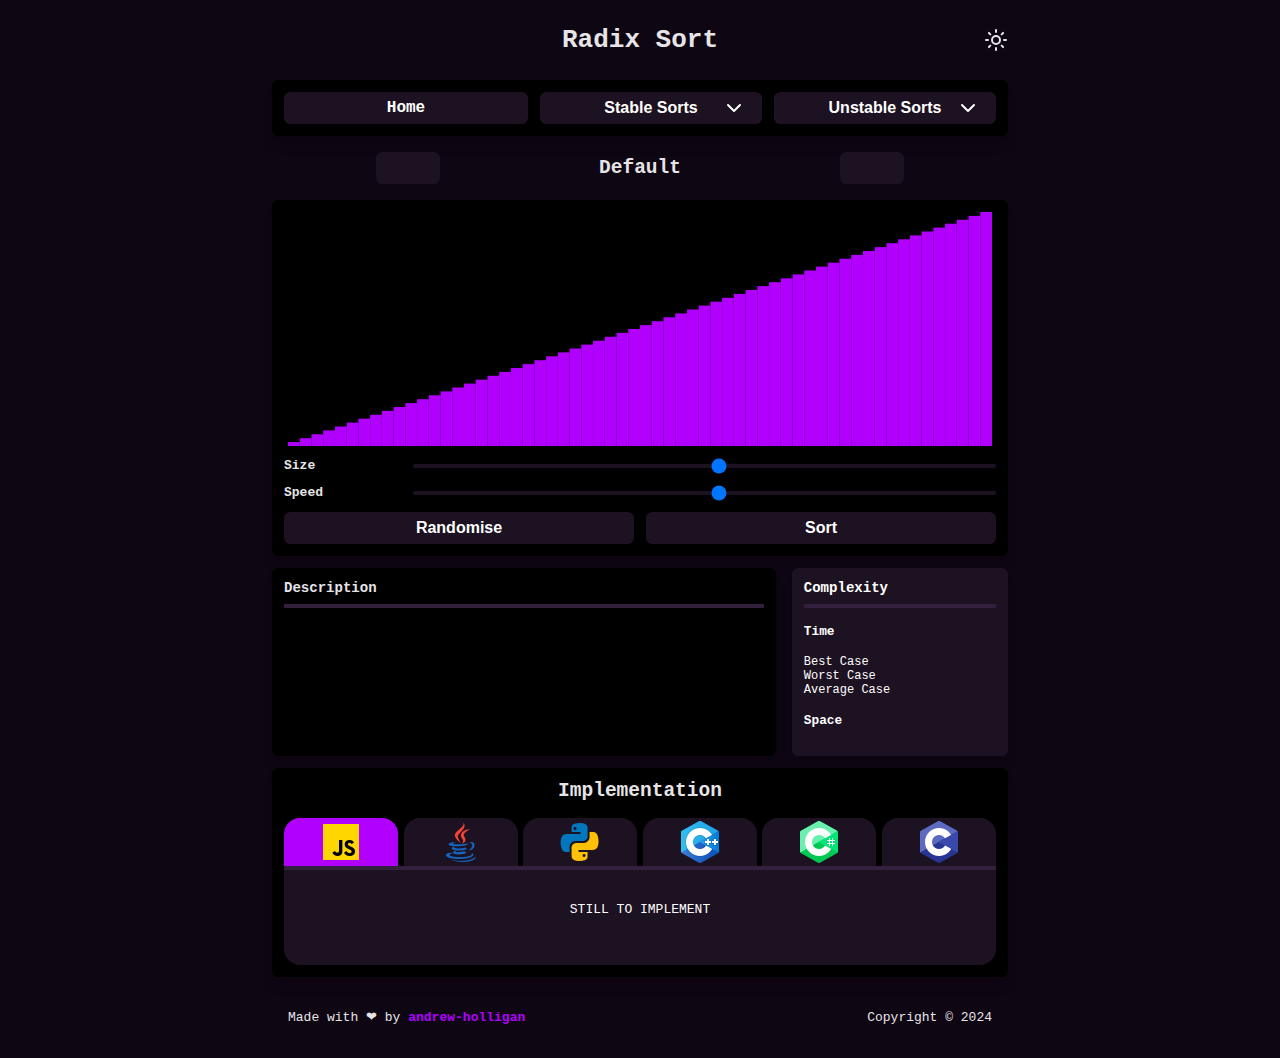
<file: radix-sort.html>
<!DOCTYPE html>

<html lang="en">
	<head>
		<!-- meta -->
		<meta charset="utf-8" />
		<meta name="viewport" content="width=device-width, initial-scale=1" />
		<meta name="author" content="Andrew Holligan" />
		<meta name="description" content="Provides a visual representation of Sorting Algorithms" />

		<!-- favicon -->
		<link rel="apple-touch-icon" sizes="180x180" href="/assets/favicon/apple-touch-icon.png" />
		<link rel="icon" type="image/png" sizes="32x32" href="/assets/favicon/favicon-32x32.png" />
		<link rel="icon" type="image/png" sizes="16x16" href="/assets/favicon/favicon-16x16.png" />
		<link rel="manifest" href="/assets/favicon/site.webmanifest" />

		<!-- title -->
		<title>Sorting Visualised - Radix Sort</title>

		<!-- css -->
		<link rel="stylesheet" href="./css/base/variables.css" />
		<link rel="stylesheet" href="./css/base/header.css" />
		<link rel="stylesheet" href="./css/base/nav.css" />
		<link rel="stylesheet" href="./css/base/main.css" />
		<link rel="stylesheet" href="./css/base/footer.css" />
		<link rel="stylesheet" href="./css/algorithm/switcher.css" />
		<link rel="stylesheet" href="./css/algorithm/animation.css" />
		<link rel="stylesheet" href="./css/algorithm/code-display.css" />
		<link rel="stylesheet" href="./css/algorithm/info.css" />

		<!-- js -->
		<script type="module" src="./js/base/svg.js"></script>
		<script type="module" src="./js/base/nav.js"></script>
		<script type="module" src="./js/base/theme.js"></script>
		<script type="module" src="./js/page/radix-sort/index.js"></script>
	</head>

  	<body>
		<!-- header -->
		<header class="header">
			<div></div>
			<h1>Radix Sort</h1>
			<button id="theme-button" class="icon"></button>
		</header>

    	<!-- navbar -->
		<nav class="navbar">
			<!-- home link -->
			<a href="./">Home</a>

			<!-- stable sorts links -->
			<div class="navbar-dropdown">
				<button class="navbar-dropdown-button">
					<div></div>
					<span>Stable Sorts</span>
					<div data-embed-svg="chevron-down.svg" class="icon"></div>
				</button>

				<div class="navbar-dropdown-menu">
					<a href="./bubble-sort.html">Bubble Sort</a>
					<a href="./insertion-sort.html">Insertion Sort</a>
					<a href="./merge-sort.html">Merge Sort</a>
					<a href="./radix-sort.html" class="navbar-active-link">Radix Sort</a>
				</div>
			</div>

			<!-- unstable sorts links -->
			<div class="navbar-dropdown">
				<button class="navbar-dropdown-button">
					<div></div>
					<span>Unstable Sorts</span>
					<div data-embed-svg="chevron-down.svg" class="icon"></div>
				</button>

				<div class="navbar-dropdown-menu">
					<a href="./selection-sort.html">Selection Sort</a>
					<a href="./shell-sort.html">Shell Sort</a>
					<a href="./quick-sort.html">Quick Sort</a>
					<a href="./heap-sort.html">Heap Sort</a>
				</div>
			</div>
		</nav>

		<!-- sub page switcher -->
		<nav class="subpage-switcher">
			<button id="subpage-switcher-button-left"></button>
			<h2 id="subpage-name"></h2>
			<button id="subpage-switcher-button-right"></button>
		</nav>

    	<main class="main">
      		<!-- sorting animation -->
			<section class="animation-section">
				<canvas id="canvas"></canvas>

				<div class="canvas-sliders">
					<span>Size</span>
					<input
						type="range"
						min="1"
						max="20"
						step="1"
						id="input-slider-size"
						class="canvas-slider"
					/>
				</div>

				<div class="canvas-sliders">
					<span>Speed</span>
					<input
						type="range"
						min="1"
						max="20"
						step="1"
						id="input-slider-speed"
						class="canvas-slider"
					/>
				</div>

				<div class="canvas-buttons">
					<button class="canvas-button" id="input-button-randomise">
						Randomise
					</button>
					<button class="canvas-button" id="input-button-sort">
						Sort
					</button>
				</div>
			</section>

      		<!-- sorting info -->
      		<section class="info-section">
				<!-- description -->
        		<article id="info-description">
          			<h3>Description</h3>
				</article>

        		<!-- complexity -->
        		<article class="info-complexities">
          			<h3>Complexity</h3>

          			<h5>Time</h5>
          			<div class="info-complexities-time">
            			<ul class="time-cases">
              				<li>Best Case</li>
              				<li>Worst Case</li>
              				<li>Average Case</li>
            			</ul>
            			<ul id="time-values"></ul>
          			</div>
					
          			<h5>Space</h5>
					<div class="info-complexities-space">
          				<ul id="space-values"></ul>
					</div>
				</article>
      		</section>

      		<!-- sorting implementation -->
      		<section class="code-section">
        		<h2>Implementation</h2>
				<div class="code-buttons">
					<button id="code-button-javascript" class="code-button"></button>
					<button id="code-button-java" class="code-button"></button>
					<button id="code-button-python" class="code-button"></button>
					<button id="code-button-cpp" class="code-button"></button>
					<button id="code-button-csharp" class="code-button"></button>
					<button id="code-button-c" class="code-button"></button>
				</div>
        		<pre><code id="code-display"></code></pre>
      		</section>
    	</main>

		<!-- footer -->
		<footer class="footer">
			<div class="footer-left">
				Made with ❤ by
				<a href="https://github.com/andrew-holligan" class="footer-link">andrew-holligan</a>
			</div>
			<div class="footer-right">Copyright &copy 2024</div>
		</footer>
  	</body>
</html>
</file>
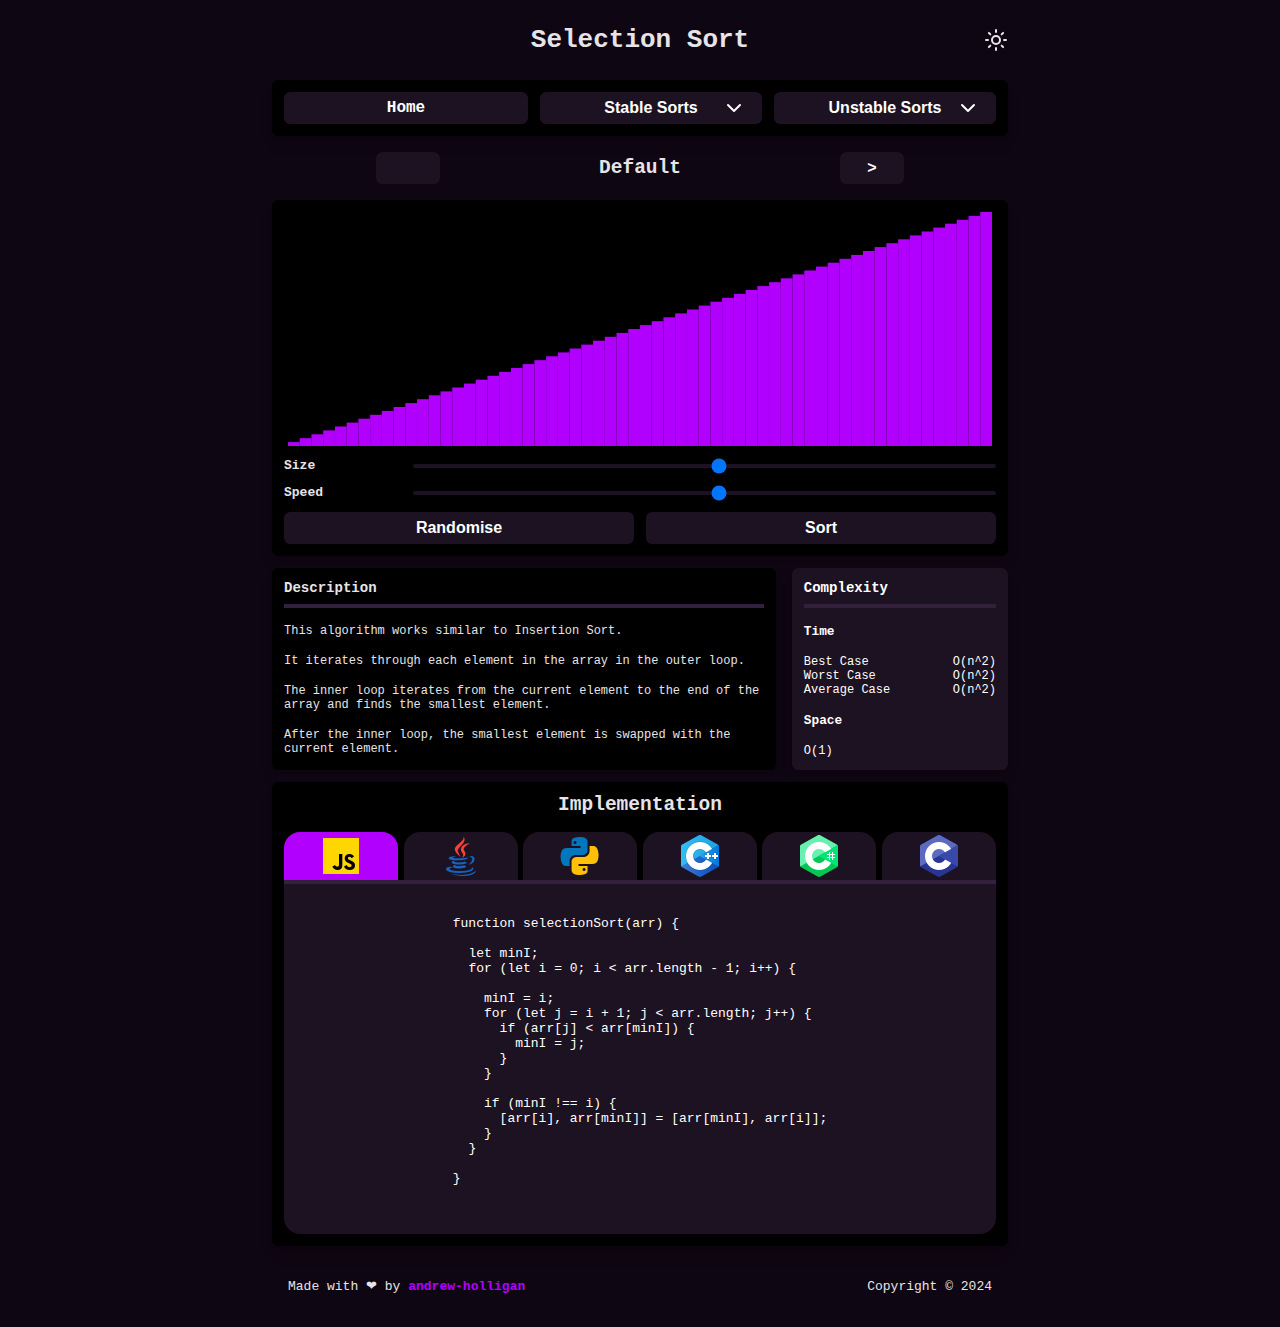
<file: selection-sort.html>
<!DOCTYPE html>

<html lang="en">
	<head>
		<!-- meta -->
		<meta charset="utf-8" />
		<meta name="viewport" content="width=device-width, initial-scale=1" />
		<meta name="author" content="Andrew Holligan" />
		<meta name="description" content="Provides a visual representation of Sorting Algorithms" />

		<!-- favicon -->
		<link rel="apple-touch-icon" sizes="180x180" href="/assets/favicon/apple-touch-icon.png" />
		<link rel="icon" type="image/png" sizes="32x32" href="/assets/favicon/favicon-32x32.png" />
		<link rel="icon" type="image/png" sizes="16x16" href="/assets/favicon/favicon-16x16.png" />
		<link rel="manifest" href="/assets/favicon/site.webmanifest" />

		<!-- title -->
		<title>Sorting Visualised - Selection Sort</title>

		<!-- css -->
		<link rel="stylesheet" href="./css/base/variables.css" />
		<link rel="stylesheet" href="./css/base/header.css" />
		<link rel="stylesheet" href="./css/base/nav.css" />
		<link rel="stylesheet" href="./css/base/main.css" />
		<link rel="stylesheet" href="./css/base/footer.css" />
		<link rel="stylesheet" href="./css/algorithm/switcher.css" />
		<link rel="stylesheet" href="./css/algorithm/animation.css" />
		<link rel="stylesheet" href="./css/algorithm/code-display.css" />
		<link rel="stylesheet" href="./css/algorithm/info.css" />

		<!-- js -->
		<script type="module" src="./js/base/svg.js"></script>
		<script type="module" src="./js/base/nav.js"></script>
		<script type="module" src="./js/base/theme.js"></script>
		<script type="module" src="./js/page/selection-sort/index.js"></script>
	</head>

  	<body>
		<!-- header -->
		<header class="header">
			<div></div>
			<h1>Selection Sort</h1>
			<button id="theme-button" class="icon"></button>
		</header>

    	<!-- navbar -->
		<nav class="navbar">
			<!-- home link -->
			<a href="./">Home</a>

			<!-- stable sorts links -->
			<div class="navbar-dropdown">
				<button class="navbar-dropdown-button">
					<div></div>
					<span>Stable Sorts</span>
					<div data-embed-svg="chevron-down.svg" class="icon"></div>
				</button>

				<div class="navbar-dropdown-menu">
					<a href="./bubble-sort.html">Bubble Sort</a>
					<a href="./insertion-sort.html">Insertion Sort</a>
					<a href="./merge-sort.html">Merge Sort</a>
					<a href="./radix-sort.html">Radix Sort</a>
				</div>
			</div>

			<!-- unstable sorts links -->
			<div class="navbar-dropdown">
				<button class="navbar-dropdown-button">
					<div></div>
					<span>Unstable Sorts</span>
					<div data-embed-svg="chevron-down.svg" class="icon"></div>
				</button>

				<div class="navbar-dropdown-menu">
					<a href="./selection-sort.html" class="navbar-active-link">Selection Sort</a>
					<a href="./shell-sort.html">Shell Sort</a>
					<a href="./quick-sort.html">Quick Sort</a>
					<a href="./heap-sort.html">Heap Sort</a>
				</div>
			</div>
		</nav>

		<!-- sub page switcher -->
		<nav class="subpage-switcher">
			<button id="subpage-switcher-button-left"></button>
			<h2 id="subpage-name"></h2>
			<button id="subpage-switcher-button-right"></button>
		</nav>

    	<main class="main">
      		<!-- sorting animation -->
			<section class="animation-section">
				<canvas id="canvas"></canvas>

				<div class="canvas-sliders">
					<span>Size</span>
					<input
						type="range"
						min="1"
						max="20"
						step="1"
						id="input-slider-size"
						class="canvas-slider"
					/>
				</div>

				<div class="canvas-sliders">
					<span>Speed</span>
					<input
						type="range"
						min="1"
						max="20"
						step="1"
						id="input-slider-speed"
						class="canvas-slider"
					/>
				</div>

				<div class="canvas-buttons">
					<button class="canvas-button" id="input-button-randomise">
						Randomise
					</button>
					<button class="canvas-button" id="input-button-sort">
						Sort
					</button>
				</div>
			</section>

      		<!-- sorting info -->
      		<section class="info-section">
				<!-- description -->
        		<article id="info-description">
          			<h3>Description</h3>
				</article>

        		<!-- complexity -->
        		<article class="info-complexities">
          			<h3>Complexity</h3>

          			<h5>Time</h5>
          			<div class="info-complexities-time">
            			<ul class="time-cases">
              				<li>Best Case</li>
              				<li>Worst Case</li>
              				<li>Average Case</li>
            			</ul>
            			<ul id="time-values"></ul>
          			</div>
					
          			<h5>Space</h5>
					<div class="info-complexities-space">
          				<ul id="space-values"></ul>
					</div>
				</article>
      		</section>

      		<!-- sorting implementation -->
      		<section class="code-section">
        		<h2>Implementation</h2>
				<div class="code-buttons">
					<button id="code-button-javascript" class="code-button"></button>
					<button id="code-button-java" class="code-button"></button>
					<button id="code-button-python" class="code-button"></button>
					<button id="code-button-cpp" class="code-button"></button>
					<button id="code-button-csharp" class="code-button"></button>
					<button id="code-button-c" class="code-button"></button>
				</div>
        		<pre><code id="code-display"></code></pre>
      		</section>
    	</main>

		<!-- footer -->
		<footer class="footer">
			<div class="footer-left">
				Made with ❤ by
				<a href="https://github.com/andrew-holligan" class="footer-link">andrew-holligan</a>
			</div>
			<div class="footer-right">Copyright &copy 2024</div>
		</footer>
  	</body>
</html>
</file>
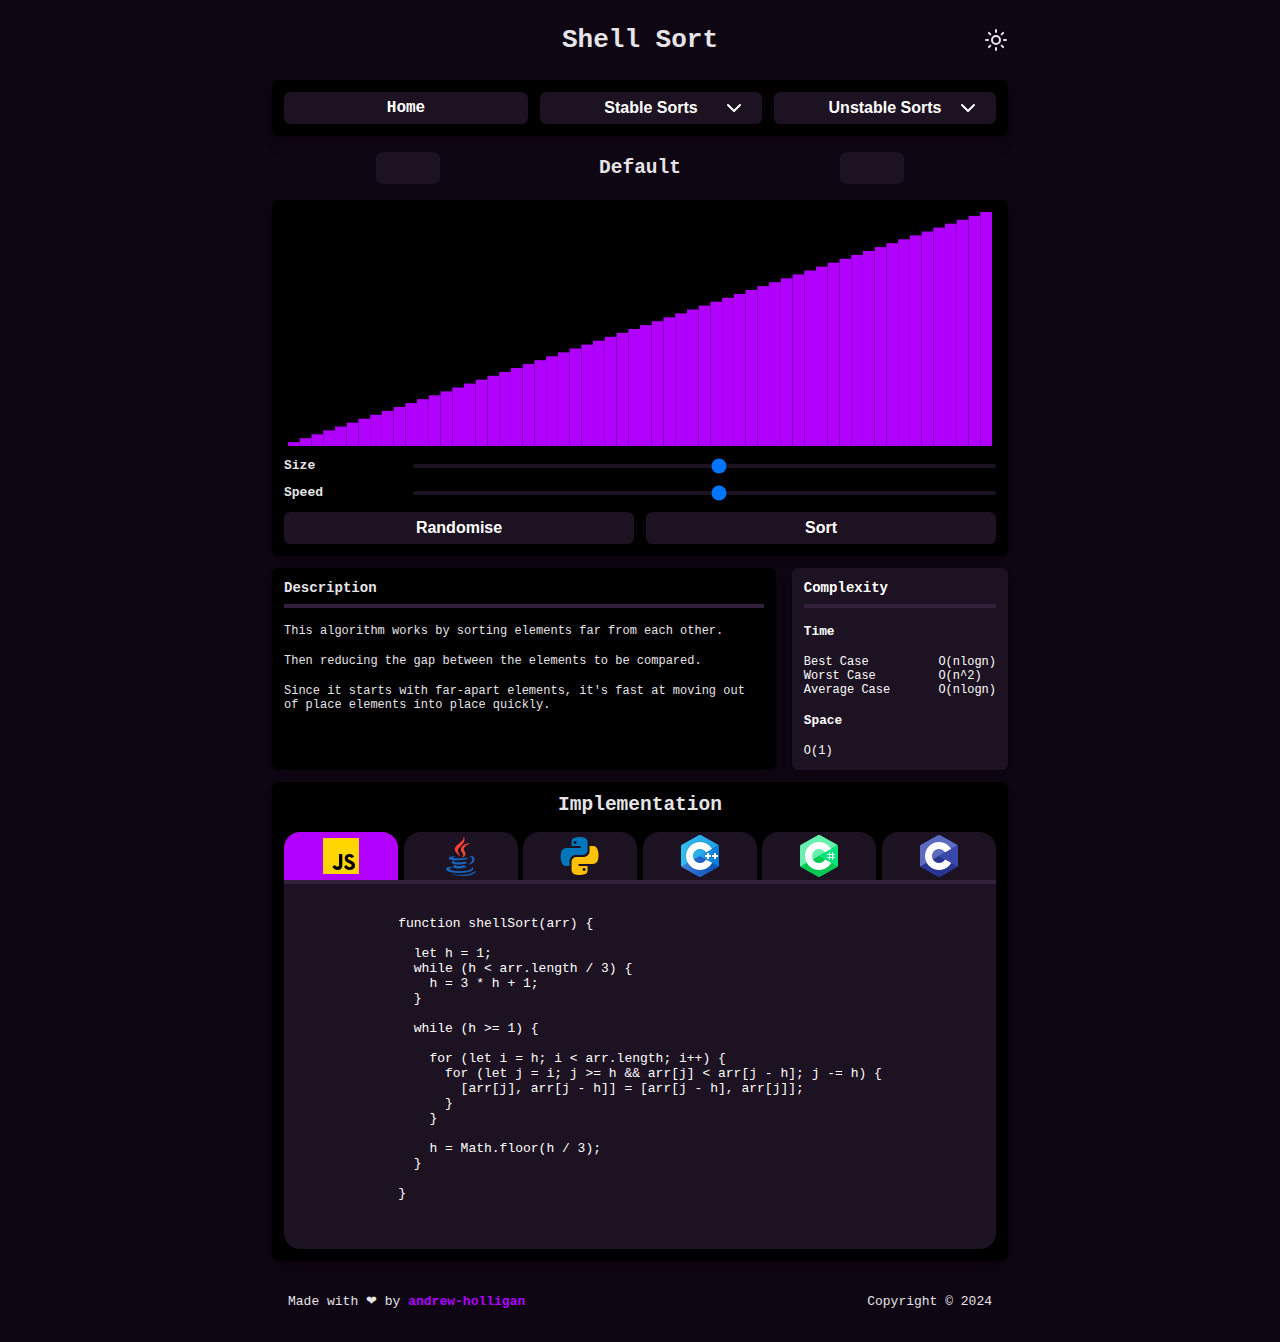
<file: shell-sort.html>
<!DOCTYPE html>

<html lang="en">
	<head>
		<!-- meta -->
		<meta charset="utf-8" />
		<meta name="viewport" content="width=device-width, initial-scale=1" />
		<meta name="author" content="Andrew Holligan" />
		<meta name="description" content="Provides a visual representation of Sorting Algorithms" />

		<!-- favicon -->
		<link rel="apple-touch-icon" sizes="180x180" href="/assets/favicon/apple-touch-icon.png" />
		<link rel="icon" type="image/png" sizes="32x32" href="/assets/favicon/favicon-32x32.png" />
		<link rel="icon" type="image/png" sizes="16x16" href="/assets/favicon/favicon-16x16.png" />
		<link rel="manifest" href="/assets/favicon/site.webmanifest" />

		<!-- title -->
		<title>Sorting Visualised - Shell Sort</title>

		<!-- css -->
		<link rel="stylesheet" href="./css/base/variables.css" />
		<link rel="stylesheet" href="./css/base/header.css" />
		<link rel="stylesheet" href="./css/base/nav.css" />
		<link rel="stylesheet" href="./css/base/main.css" />
		<link rel="stylesheet" href="./css/base/footer.css" />
		<link rel="stylesheet" href="./css/algorithm/switcher.css" />
		<link rel="stylesheet" href="./css/algorithm/animation.css" />
		<link rel="stylesheet" href="./css/algorithm/code-display.css" />
		<link rel="stylesheet" href="./css/algorithm/info.css" />

		<!-- js -->
		<script type="module" src="./js/base/svg.js"></script>
		<script type="module" src="./js/base/nav.js"></script>
		<script type="module" src="./js/base/theme.js"></script>
		<script type="module" src="./js/page/shell-sort/index.js"></script>
	</head>

  	<body>
		<!-- header -->
		<header class="header">
			<div></div>
			<h1>Shell Sort</h1>
			<button id="theme-button" class="icon"></button>
		</header>

    	<!-- navbar -->
		<nav class="navbar">
			<!-- home link -->
			<a href="./">Home</a>

			<!-- stable sorts links -->
			<div class="navbar-dropdown">
				<button class="navbar-dropdown-button">
					<div></div>
					<span>Stable Sorts</span>
					<div data-embed-svg="chevron-down.svg" class="icon"></div>
				</button>

				<div class="navbar-dropdown-menu">
					<a href="./bubble-sort.html">Bubble Sort</a>
					<a href="./insertion-sort.html">Insertion Sort</a>
					<a href="./merge-sort.html">Merge Sort</a>
					<a href="./radix-sort.html">Radix Sort</a>
				</div>
			</div>

			<!-- unstable sorts links -->
			<div class="navbar-dropdown">
				<button class="navbar-dropdown-button">
					<div></div>
					<span>Unstable Sorts</span>
					<div data-embed-svg="chevron-down.svg" class="icon"></div>
				</button>

				<div class="navbar-dropdown-menu">
					<a href="./selection-sort.html">Selection Sort</a>
					<a href="./shell-sort.html" class="navbar-active-link">Shell Sort</a>
					<a href="./quick-sort.html">Quick Sort</a>
					<a href="./heap-sort.html">Heap Sort</a>
				</div>
			</div>
		</nav>

		<!-- sub page switcher -->
		<nav class="subpage-switcher">
			<button id="subpage-switcher-button-left"></button>
			<h2 id="subpage-name"></h2>
			<button id="subpage-switcher-button-right"></button>
		</nav>

    	<main class="main">
      		<!-- sorting animation -->
			<section class="animation-section">
				<canvas id="canvas"></canvas>

				<div class="canvas-sliders">
					<span>Size</span>
					<input
						type="range"
						min="1"
						max="20"
						step="1"
						id="input-slider-size"
						class="canvas-slider"
					/>
				</div>

				<div class="canvas-sliders">
					<span>Speed</span>
					<input
						type="range"
						min="1"
						max="20"
						step="1"
						id="input-slider-speed"
						class="canvas-slider"
					/>
				</div>

				<div class="canvas-buttons">
					<button class="canvas-button" id="input-button-randomise">
						Randomise
					</button>
					<button class="canvas-button" id="input-button-sort">
						Sort
					</button>
				</div>
			</section>

      		<!-- sorting info -->
      		<section class="info-section">
				<!-- description -->
        		<article id="info-description">
          			<h3>Description</h3>
				</article>

        		<!-- complexity -->
        		<article class="info-complexities">
          			<h3>Complexity</h3>

          			<h5>Time</h5>
          			<div class="info-complexities-time">
            			<ul class="time-cases">
              				<li>Best Case</li>
              				<li>Worst Case</li>
              				<li>Average Case</li>
            			</ul>
            			<ul id="time-values"></ul>
          			</div>
					
          			<h5>Space</h5>
					<div class="info-complexities-space">
          				<ul id="space-values"></ul>
					</div>
				</article>
      		</section>

      		<!-- sorting implementation -->
      		<section class="code-section">
        		<h2>Implementation</h2>
				<div class="code-buttons">
					<button id="code-button-javascript" class="code-button"></button>
					<button id="code-button-java" class="code-button"></button>
					<button id="code-button-python" class="code-button"></button>
					<button id="code-button-cpp" class="code-button"></button>
					<button id="code-button-csharp" class="code-button"></button>
					<button id="code-button-c" class="code-button"></button>
				</div>
        		<pre><code id="code-display"></code></pre>
      		</section>
    	</main>

		<!-- footer -->
		<footer class="footer">
			<div class="footer-left">
				Made with ❤ by
				<a href="https://github.com/andrew-holligan" class="footer-link">andrew-holligan</a>
			</div>
			<div class="footer-right">Copyright &copy 2024</div>
		</footer>
  	</body>
</html>
</file>
<file: css/base/variables.css>
* {
	margin: 0;
	padding: 0;

	box-sizing: border-box;
}

:root {
	--width-global: 46rem;
	--padding-global: 1rem;

	--font: monospace;

	--background: hsl(282, 100%, 95%);
	--foreground: hsl(282, 5%, 0%);
	--card: hsl(282, 50%, 90%);
	--card-foreground: hsl(282, 5%, 10%);
	--popover: hsl(282, 100%, 95%);
	--popover-foreground: hsl(282, 100%, 0%);
	--primary: hsl(282, 100%, 50%);
	--primary-foreground: hsl(0, 0%, 100%);
	--secondary: hsl(282, 30%, 70%);
	--secondary-foreground: hsl(0, 0%, 0%);
	--muted: hsl(244, 30%, 85%);
	--muted-foreground: hsl(282, 5%, 35%);
	--accent: hsl(244, 30%, 80%);
	--accent-foreground: hsl(282, 5%, 10%);
	--destructive: hsl(0, 100%, 30%);
	--destructive-foreground: hsl(282, 5%, 90%);
	--border: hsl(282, 30%, 50%);
}

.dark {
	--background: hsl(282, 50%, 5%);
	--foreground: hsl(282, 5%, 90%);
	--card: hsl(282, 50%, 0%);
	--card-foreground: hsl(282, 5%, 90%);
	--popover: hsl(282, 50%, 5%);
	--popover-foreground: hsl(282, 5%, 90%);
	--primary: hsl(282, 100%, 50%);
	--primary-foreground: hsl(0, 0%, 100%);
	--secondary: hsl(282, 30%, 10%);
	--secondary-foreground: hsl(0, 0%, 100%);
	--muted: hsl(244, 30%, 15%);
	--muted-foreground: hsl(282, 5%, 60%);
	--accent: hsl(244, 30%, 15%);
	--accent-foreground: hsl(282, 5%, 90%);
	--destructive: hsl(0, 100%, 30%);
	--destructive-foreground: hsl(282, 5%, 90%);
	--border: hsl(282, 30%, 18%);
}

body {
	display: flex;
	align-items: center;
	flex-direction: column;
	gap: 1rem;

	min-height: 100vh;

	padding: var(--padding-global);

	background: var(--background);
	font-family: var(--font);
}

.icon {
	display: flex;
	align-items: center;
	justify-content: center;

	width: 1.5rem;
	height: 1.5rem;
}

/* lg */
@media (max-width: 1024px) {
	:root {
		--width-global: 46rem; /* 736px */
	}
}

/* md */
@media (max-width: 768px) {
	:root {
		--width-global: 38rem; /* 608px */
	}
}

/* sm */
@media (max-width: 640px) {
	:root {
		--width-global: 100%;
		--padding-global: 0.5rem;
	}
}
</file>
<file: css/base/header.css>
.header {
	display: flex;
	align-items: center;
	justify-content: space-between;

	width: var(--width-global);
	height: 3rem;
}

.header h1 {
	text-align: center;

	color: var(--foreground);
}

.header div,
#theme-button {
	width: 1.5rem;
	height: 1.5rem;
}

#theme-button {
	border: none;

	background-color: transparent;
	color: var(--foreground);
}

#theme-button:hover {
	cursor: pointer;

	color: var(--accent);
}
</file>
<file: css/base/nav.css>
.navbar {
	display: flex;
	align-items: center;
	justify-content: space-evenly;
	gap: 0.75rem;

	width: var(--width-global);
	padding: 0.75rem;

	border-radius: 0.4rem;
	box-shadow: 0 10px 15px -3px rgb(0 0 0 / 0.1),
		0 4px 6px -4px rgb(0 0 0 / 0.1);

	background: var(--card);
}

.navbar a,
.navbar-dropdown-button,
.navbar-dropdown-menu a {
	text-decoration: none;
	display: flex;
	align-items: center;
	justify-content: center;

	padding: 0.25rem;
	padding-inline: 1rem;
	width: 100%;
	height: 2rem;

	border-radius: 0.4rem;

	color: var(--secondary-foreground);
	background: var(--secondary);
	font-weight: bold;
	font-size: 1rem;
}

.navbar a:hover,
.navbar-dropdown-button:hover,
.navbar-dropdown-menu a:hover {
	cursor: pointer;

	color: var(--accent-foreground);
	background: var(--accent);
}

/* dropdown menu */

.navbar-dropdown {
	display: flex;
	flex-direction: column;
	position: relative;

	width: 100%;
}
.navbar-dropdown-button {
	justify-content: space-between;

	border: none;
}

.navbar-dropdown-button-active {
	border-bottom-right-radius: 0;
	border-bottom-left-radius: 0;
}

.navbar-dropdown-button div {
	width: 1.5rem;
	height: 1.5rem;
}

.navbar-dropdown-menu {
	display: none; /* hidden by default */
	flex-direction: column;
	position: absolute;
	top: 2rem;
	left: 0;

	width: 100%;

	border-top: 4px solid var(--border);
	border-bottom-right-radius: 0.4rem;
	border-bottom-left-radius: 0.4rem;

	overflow: hidden;
	z-index: 9999;
}

.navbar-dropdown-menu-active {
	display: flex;
}

.navbar-dropdown-menu a {
	border-radius: 0;
}

/* active link */

.navbar-active-link {
	pointer-events: none !important;

	color: var(--primary-foreground) !important;
	background: var(--primary) !important;
}

/* md */
@media (max-width: 768px) {
	.navbar a,
	.navbar-dropdown-button,
	.navbar-dropdown-menu a {
		padding-inline: 0.5rem;
	}
}

/* sm */
@media (max-width: 640px) {
	.navbar {
		flex-direction: column;
	}
}
</file>
<file: css/base/main.css>
.main {
	display: flex;
	align-items: center;
	flex-direction: column;
	flex-grow: 1;
	gap: 0.75rem;

	width: var(--width-global);
}
</file>
<file: css/base/footer.css>
.footer {
	display: flex;
	align-items: center;
	justify-content: space-between;

	width: var(--width-global);
	height: 3rem;

	color: var(--foreground);
}

.footer-left {
	padding-inline: 1rem;
}

.footer-right {
	float: right;

	padding-inline: 1rem;
}

.footer-left a {
	text-decoration: none;

	color: var(--primary);

	font-weight: bold;
}

/* sm */
@media (max-width: 640px) {
	.footer {
		flex-direction: column;
		align-items: center;
	}

	.footer-left {
		margin-bottom: 0.5rem;
	}

	.footer-right {
		margin-top: 0.5rem;
	}
}
</file>
<file: css/home/info.css>
.welcome-section {
	display: flex;
	gap: 1rem;

	width: 100%;
}

.welcome-container {
	display: flex;
	flex-direction: column;
	gap: 1rem;

	padding: 0.75rem;

	border-radius: 0.4rem;
	box-shadow: 0 10px 15px -3px rgb(0 0 0 / 0.1),
		0 4px 6px -4px rgb(0 0 0 / 0.1);

	background: var(--card);
	color: var(--card-foreground);
}

.welcome-container h3 {
	padding-bottom: 0.5rem;

	border-bottom: 4px solid var(--border);
}

.welcome-container p {
	font-size: 0.75rem;
}

/* sm */
@media (max-width: 640px) {
	.welcome-section {
		flex-direction: column;
	}
}
</file>
<file: css/algorithm/switcher.css>
.subpage-switcher {
	display: flex;
	align-items: center;
	justify-content: space-evenly;

	width: var(--width-global);
}

#subpage-name {
	text-align: center;

	width: 12rem;

	color: var(--foreground);
}

.subpage-switcher button {
	text-decoration: none;
	display: flex;
	align-items: center;
	justify-content: center;

	padding: 0.25rem;
	padding-inline: 1rem;
	width: 4rem;
	height: 2rem;

	border: none;
	border-radius: 0.4rem;

	color: var(--secondary-foreground);
	background: var(--secondary);
	font-weight: bold;
	font-size: 1rem;
}

.subpage-switcher button:hover {
	cursor: pointer;

	color: var(--accent-foreground);
	background: var(--accent);
}
</file>
<file: css/algorithm/animation.css>
/* global */

.animation-section {
	display: flex;
	align-items: center;
	justify-content: center;
	flex-direction: column;
	gap: 0.75rem;

	padding: 0.75rem;
	width: 100%;

	border-radius: 0.4rem;
	box-shadow: 0 10px 15px -3px rgb(0 0 0 / 0.1),
		0 4px 6px -4px rgb(0 0 0 / 0.1);

	background: var(--card);
	color: var(--card-foreground);
}

/* buttons */

.canvas-buttons {
	display: flex;
	justify-content: space-between;
	flex-direction: row;
	gap: 0.75rem;

	width: 100%;
}

.canvas-button {
	text-decoration: none;
	display: flex;
	align-items: center;
	justify-content: center;

	padding: 0.25rem;
	padding-inline: 1rem;
	width: 100%;
	height: 2rem;

	border: none;
	border-radius: 0.4rem;

	color: var(--secondary-foreground);
	background: var(--secondary);
	font-weight: bold;
	font-size: 1rem;
}

.canvas-button:hover {
	cursor: pointer;

	color: var(--accent-foreground);
	background: var(--accent);
}

/* sliders */

.canvas-sliders {
	display: flex;
	align-items: center;
	justify-content: space-between;
	flex-direction: row;
	gap: 0.75rem;

	width: 100%;

	font-weight: bold;
}

.canvas-sliders span {
	width: 20%;
}

.canvas-slider {
	/* get rid of default */
	-webkit-appearance: none;
	appearance: none;

	height: 0.25rem;
	width: 100%;

	border-radius: 1rem;

	background: var(--secondary);
}

.canvas-slider:hover {
	background: var(--accent);
}

.canvas-slider::-webkit-slider-thumb {
	cursor: pointer;
}

.canvas-slider::-moz-range-thumb {
	cursor: pointer;
}
</file>
<file: css/algorithm/code-display.css>
/* global */

.code-section {
	display: flex;
	justify-content: center;
	align-items: center;
	flex-direction: column;

	padding: 0.75rem;
	width: 100%;

	border-radius: 0.4rem;
	box-shadow: 0 10px 15px -3px rgb(0 0 0 / 0.1),
		0 4px 6px -4px rgb(0 0 0 / 0.1);

	background: var(--card);
	color: var(--card-foreground);
}

/* heading */

.code-section h2 {
	text-align: center;
}

/* buttons */

.code-buttons {
	display: flex;
	justify-content: space-between;
	flex-direction: row;

	width: 100%;
	margin-top: 1rem;
}

.code-button {
	width: 16%;
	height: 3rem;

	border: 0;
	border-top-left-radius: 1rem;
	border-top-right-radius: 1rem;

	background-repeat: no-repeat;
	background-position: center;
	background-color: var(--secondary);
}

.code-button:hover {
	cursor: pointer;

	background-color: var(--accent);
}

/* activated button */
.code-button-activated {
	pointer-events: none;
	cursor: default;

	background-color: var(--primary) !important;
}

/* code images */
#code-button-javascript {
	background-image: url("../../assets/languages/icons8-javascript-48.png");
}
#code-button-java {
	background-image: url("../../assets/languages/icons8-java-48.png");
}
#code-button-python {
	background-image: url("../../assets/languages/icons8-python-48.png");
}
#code-button-c {
	background-image: url("../../assets/languages/icons8-c-48.png");
}
#code-button-cpp {
	background-image: url("../../assets/languages/icons8-c++-48.png");
}
#code-button-csharp {
	background-image: url("../../assets/languages/icons8-csharp-48.png");
}

/* display implementation */

pre {
	margin: 0;
	display: flex;
	justify-content: center;

	width: 100%;
	padding-bottom: 1rem;

	border-top: 4px solid var(--border);
	border-bottom-left-radius: 1rem;
	border-bottom-right-radius: 1rem;

	background: var(--secondary);
	color: var(--secondary-foreground);
}

code {
	padding: 2rem !important;

	white-space: pre-wrap;
	word-wrap: break-word;
}
</file>
<file: css/algorithm/info.css>
.info-section {
	display: flex;
	gap: 1rem;

	width: 100%;
}

#info-description,
.info-complexities {
	display: flex;
	flex-direction: column;
	gap: 1rem;

	padding: 0.75rem;

	border-radius: 0.4rem;
	box-shadow: 0 10px 15px -3px rgb(0 0 0 / 0.1),
		0 4px 6px -4px rgb(0 0 0 / 0.1);

	font-size: 0.75rem;
}

#info-description {
	width: 70%;

	background: var(--card);
	color: var(--card-foreground);
}

.info-complexities {
	width: 30%;

	background: var(--secondary);
	color: var(--secondary-foreground);
}

#info-description h3,
.info-complexities h3 {
	padding-bottom: 0.5rem;

	border-bottom: 4px solid var(--border);
}

.info-complexities h5 {
	font-size: 0.8rem;
}

.info-complexities-time,
.info-complexities-space {
	display: flex;
	flex-direction: row;
	justify-content: space-between;
	align-items: center;
}

.info-complexities ul {
	display: flex;
	flex-direction: column;
	justify-content: center;
	align-items: flex-start;

	width: auto;
}

.info-complexities li {
	list-style-type: none;
}

@media (max-width: 640px) {
	.info-section {
		flex-direction: column;
		align-items: center;
	}

	.info-complexities {
		width: 100%;
	}

	#info-description {
		width: 100%;
	}
}
</file>
